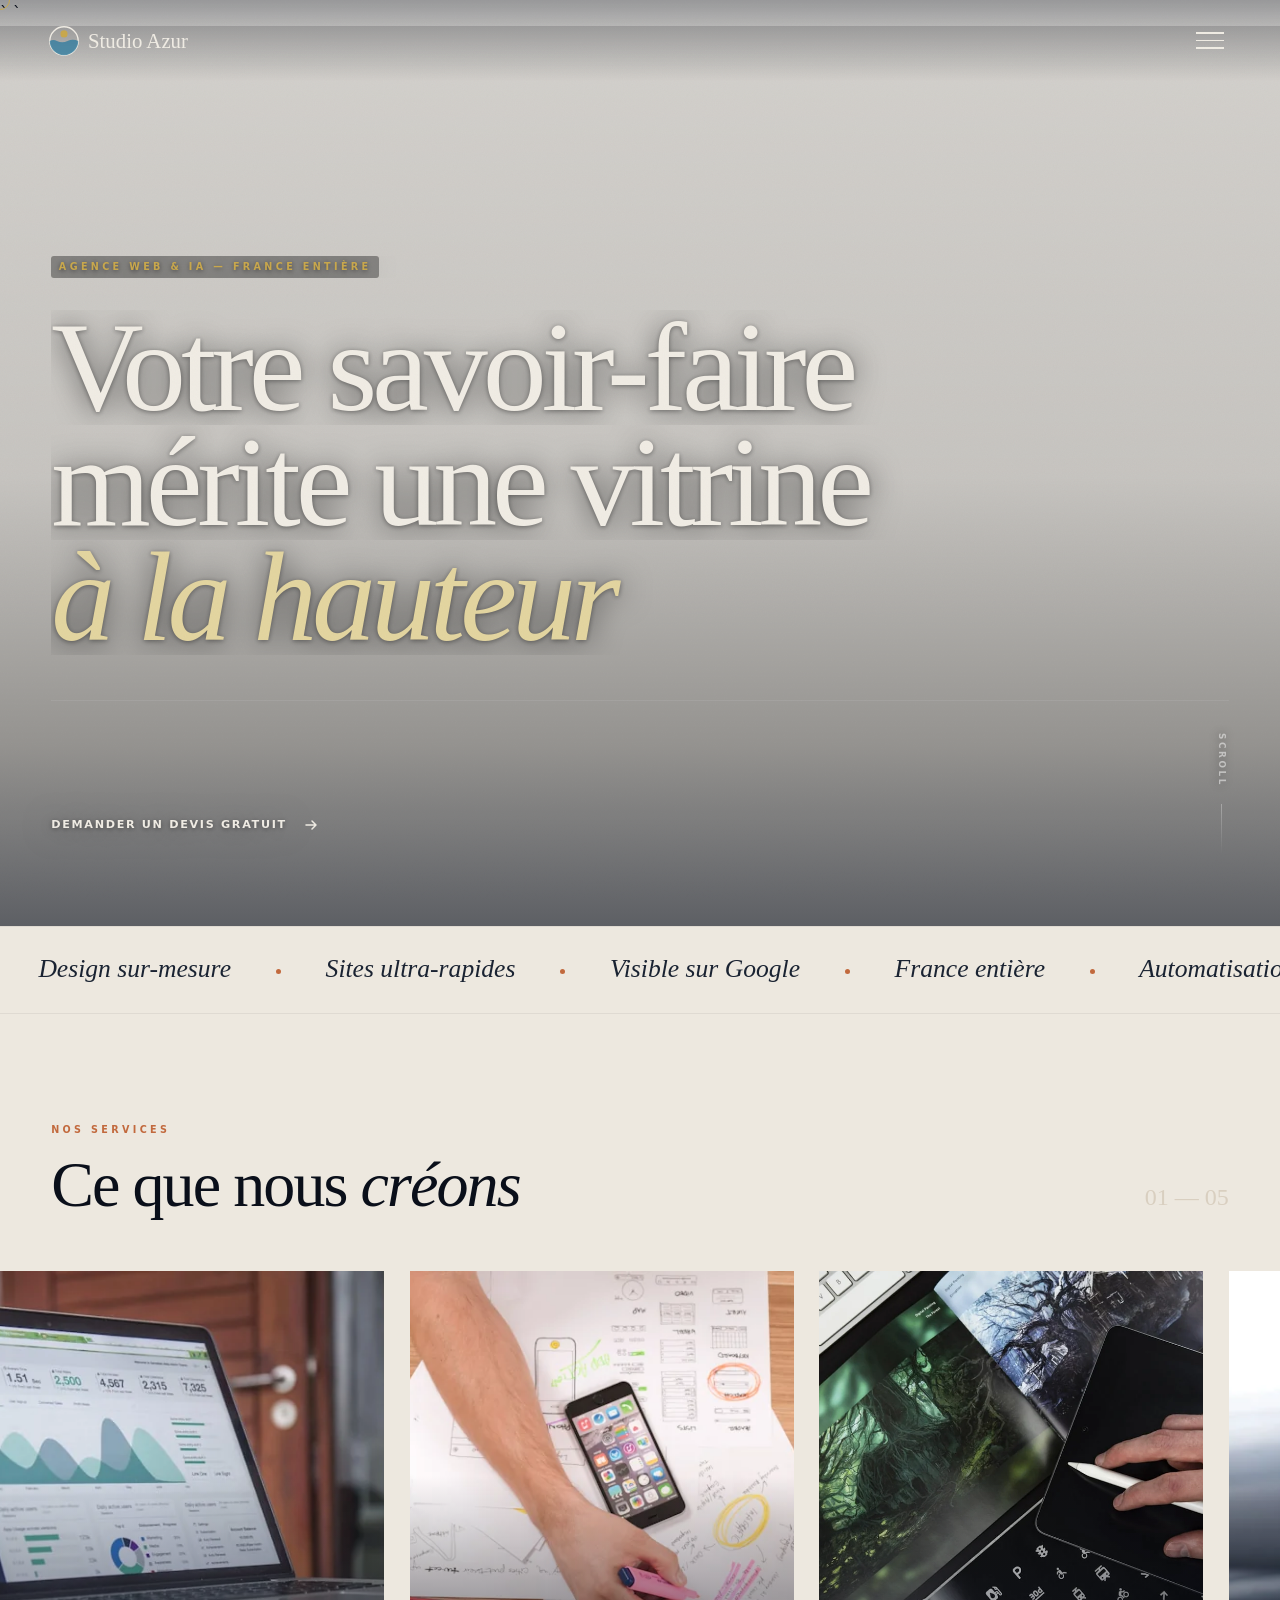
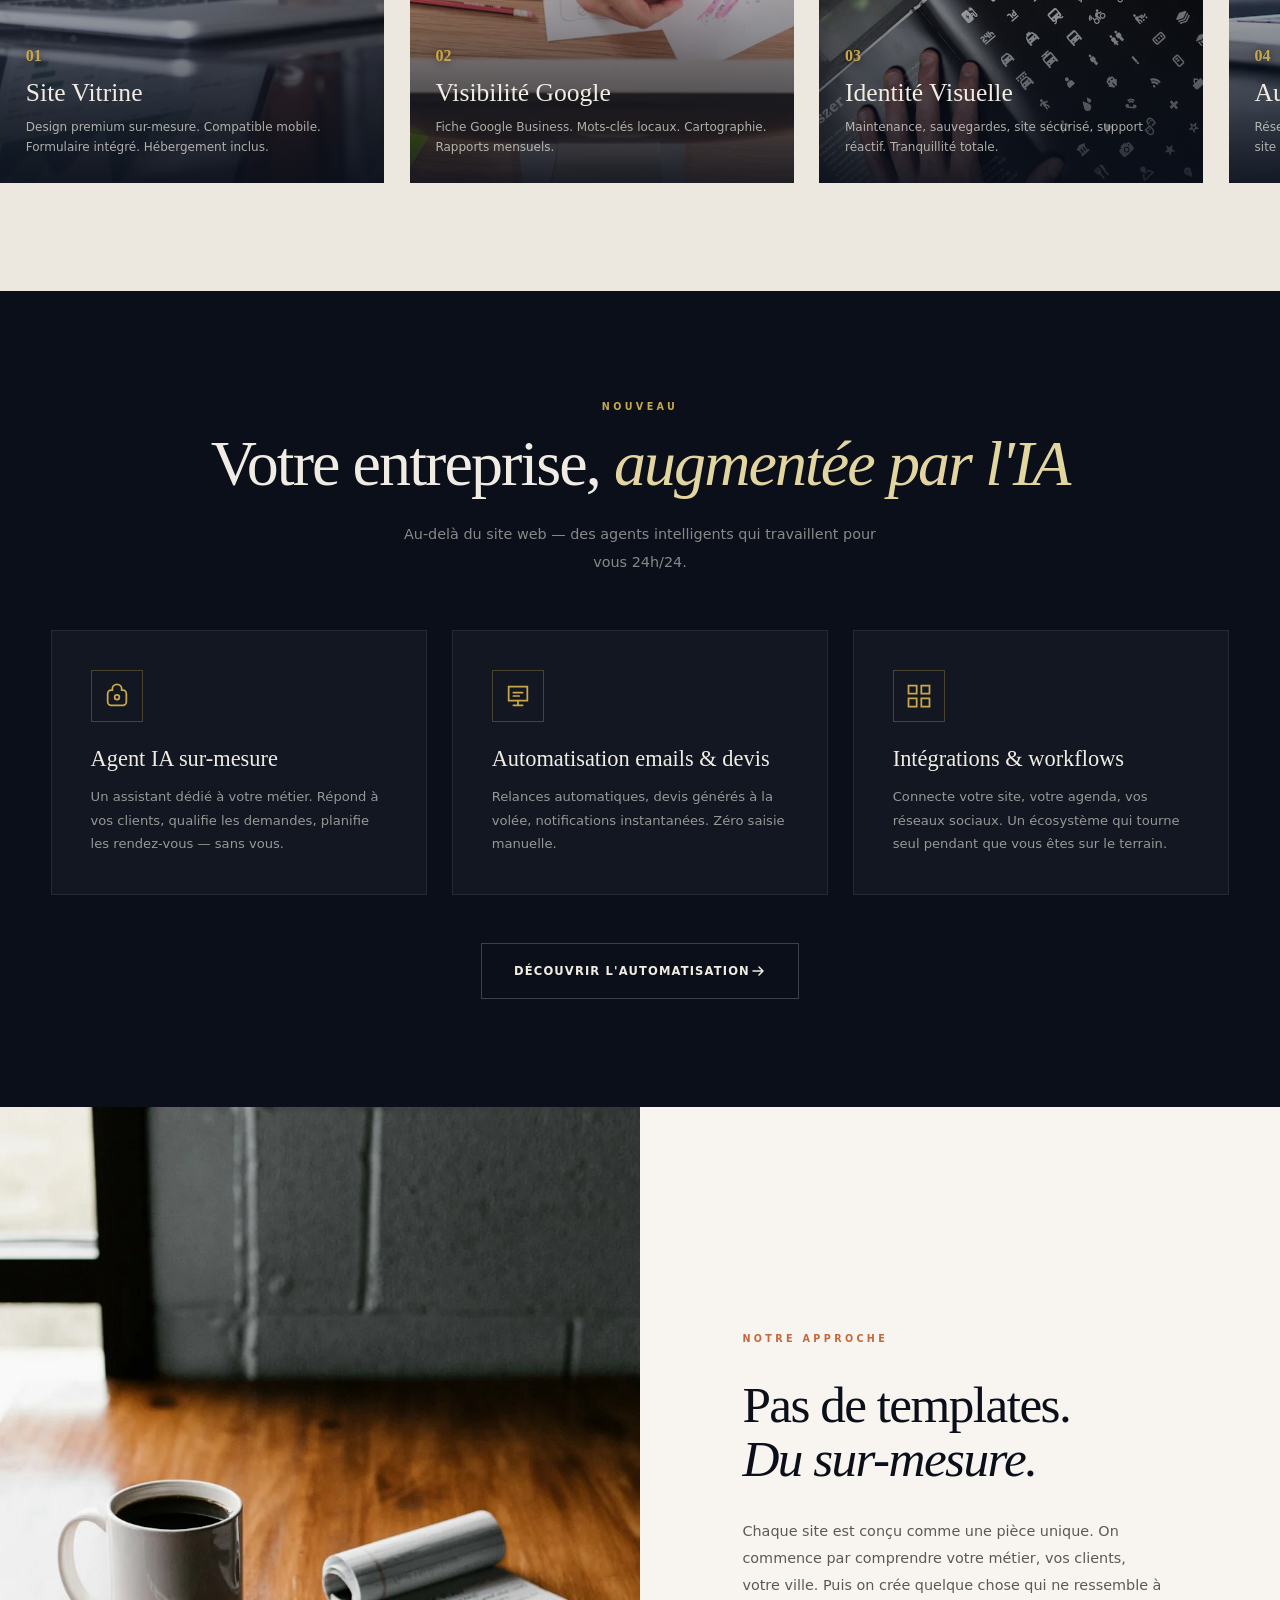
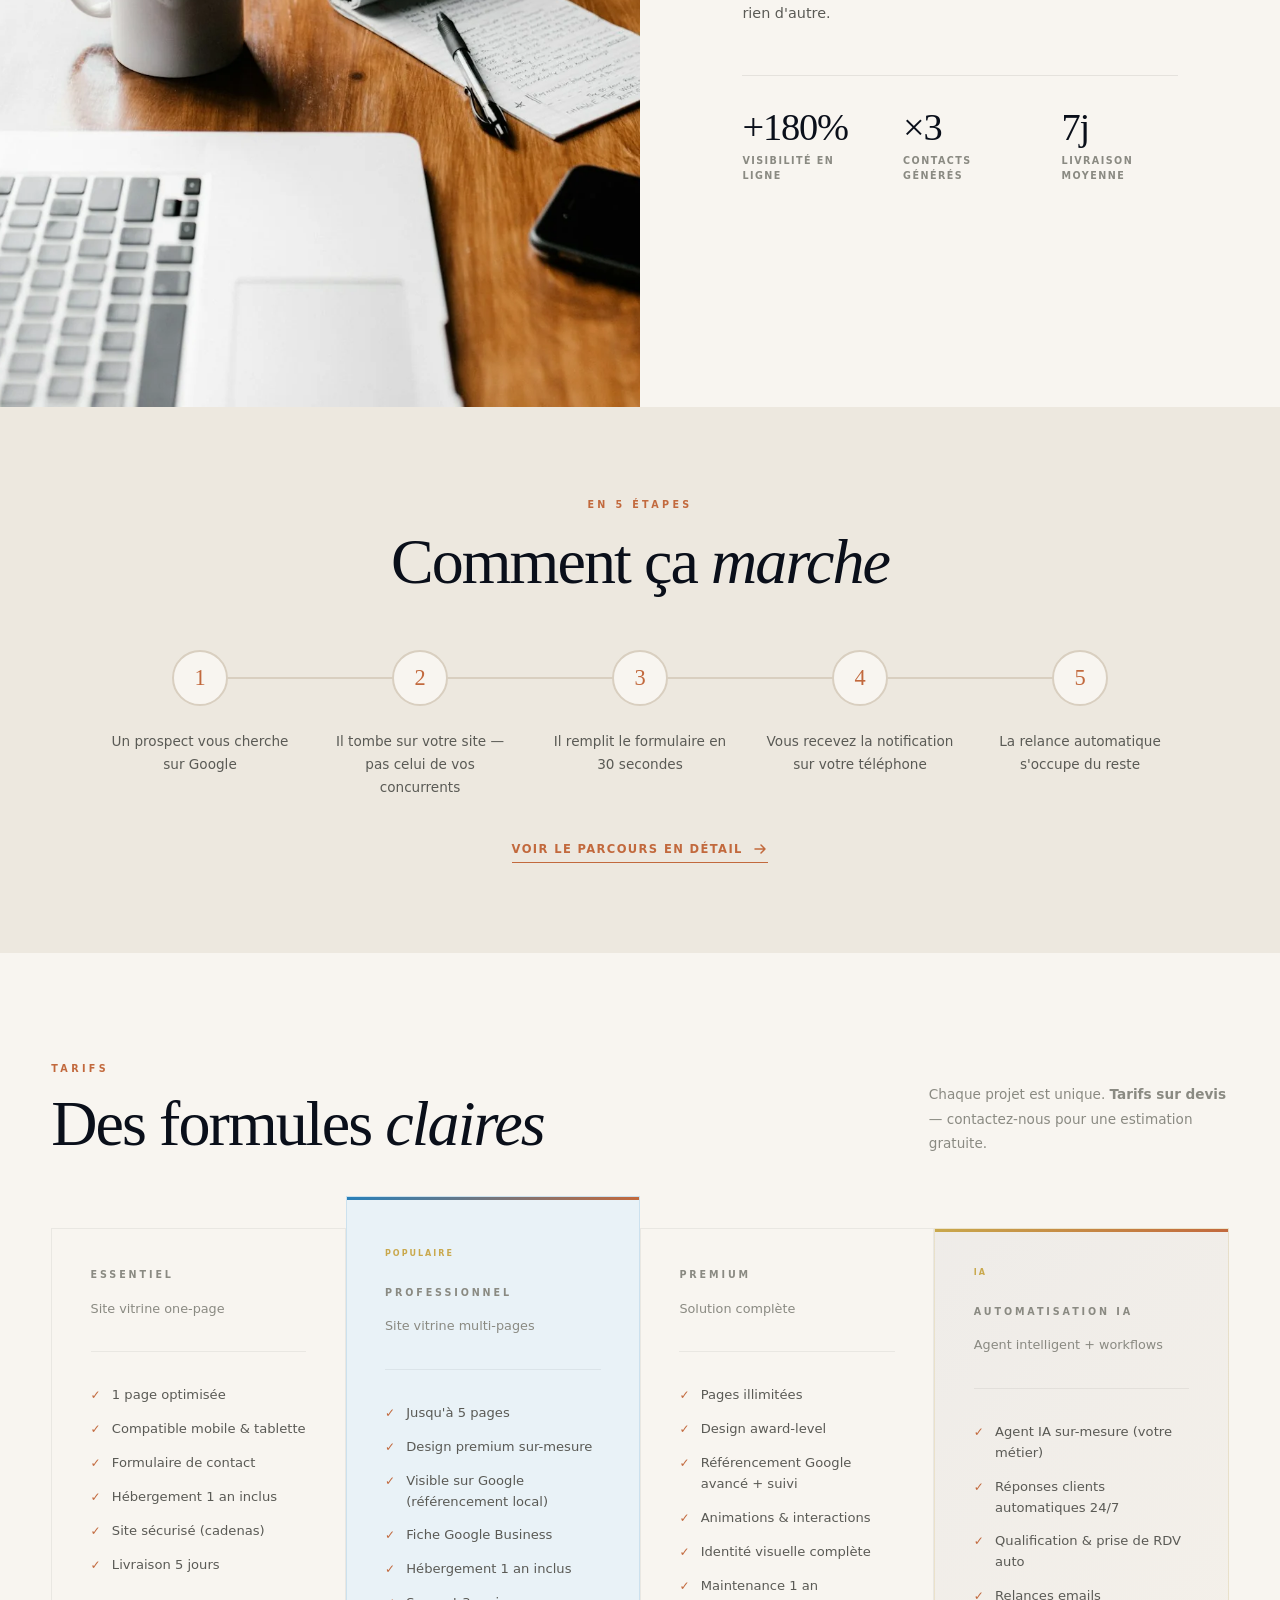
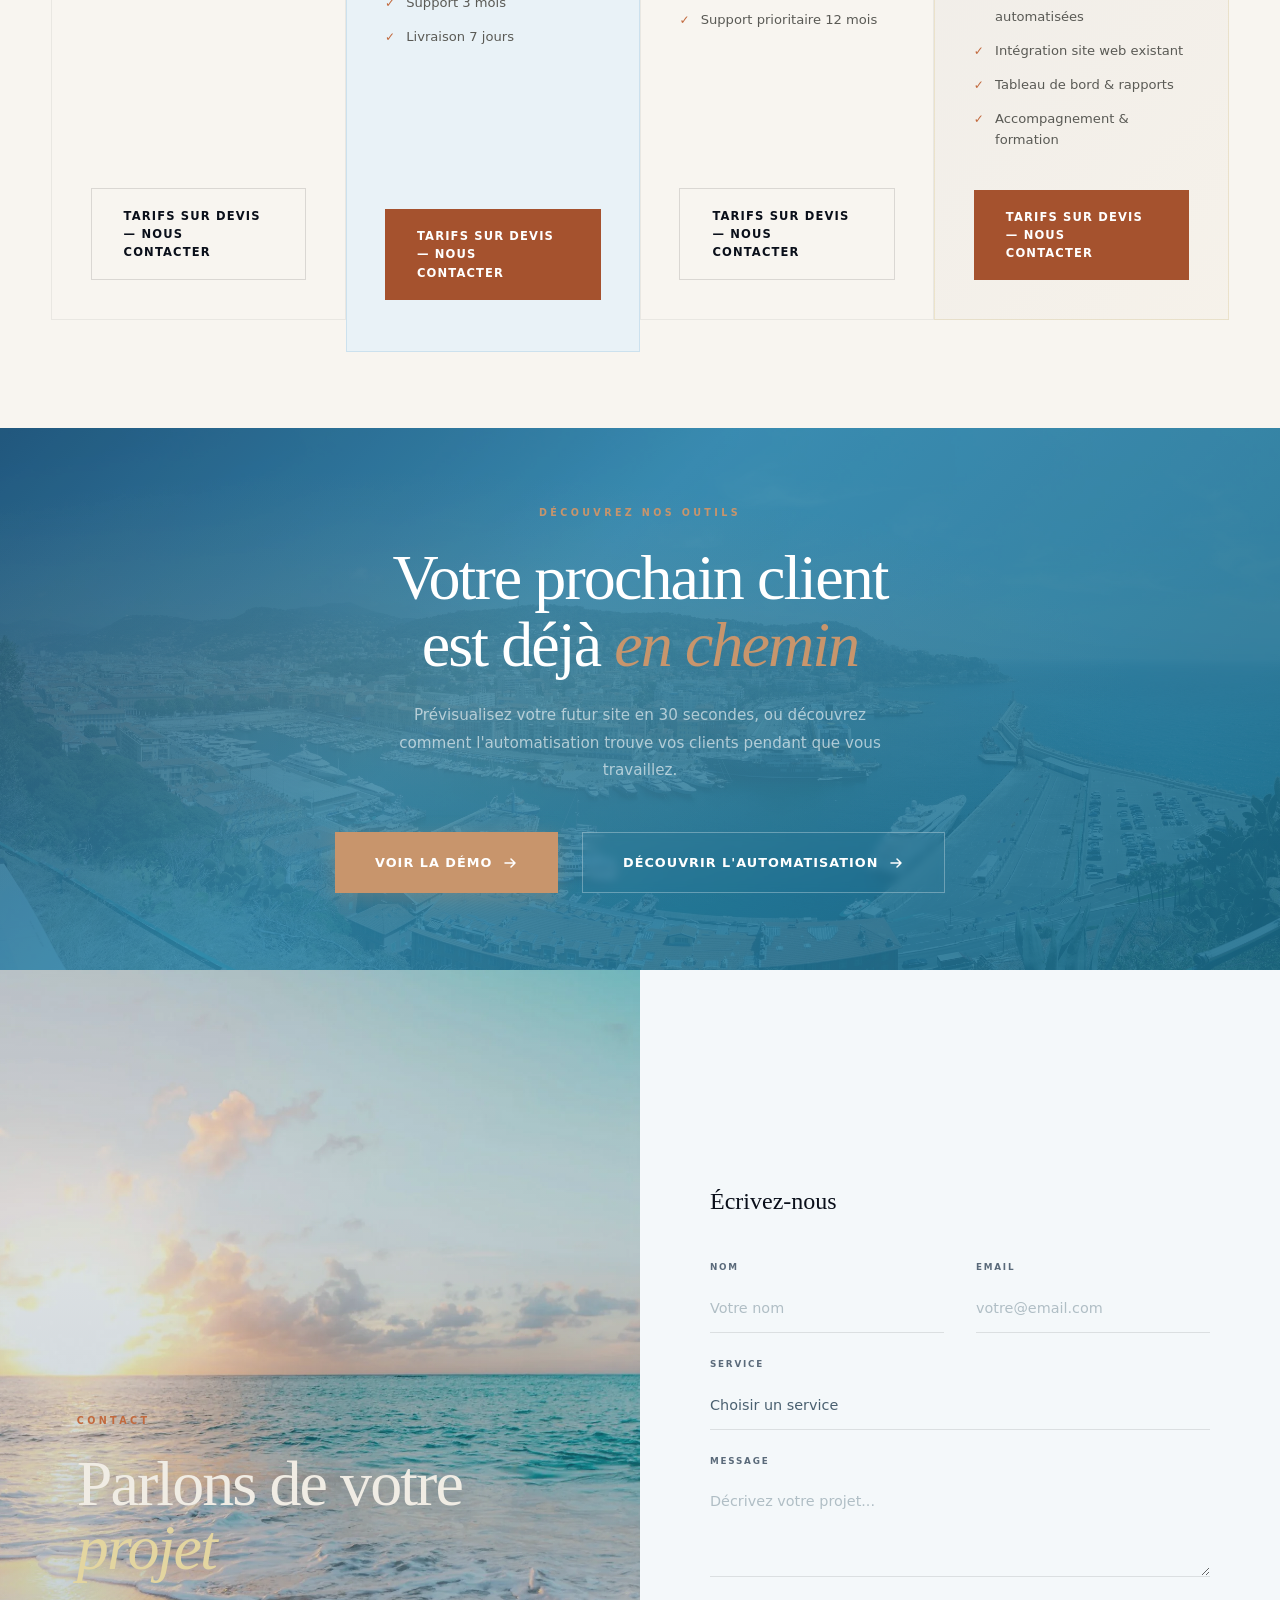
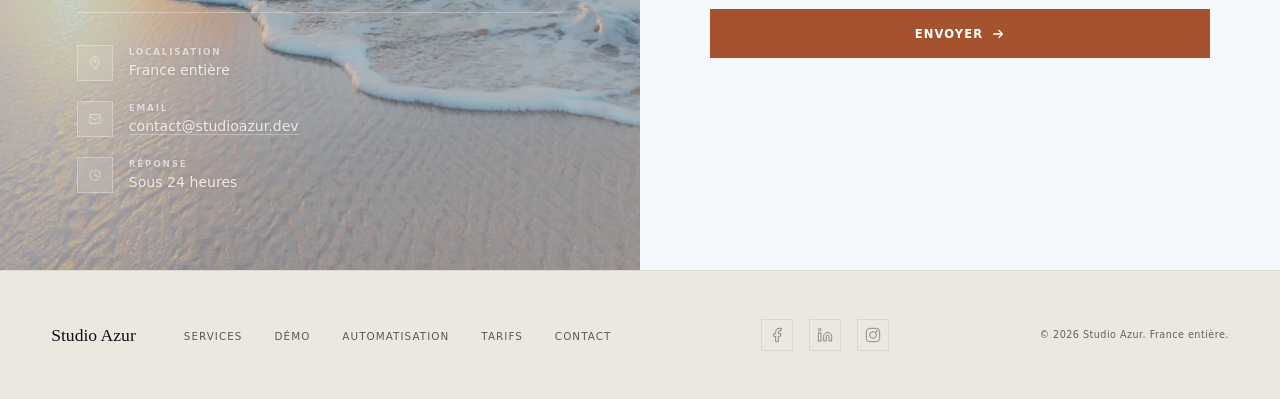
<file: index.html>
<!DOCTYPE html>
<html lang="fr">
<head>
    <meta charset="UTF-8">
    <meta name="viewport" content="width=device-width, initial-scale=1.0">
    <meta http-equiv="X-Content-Type-Options" content="nosniff">
    <meta http-equiv="Referrer-Policy" content="strict-origin-when-cross-origin">
    <meta http-equiv="Permissions-Policy" content="camera=(), microphone=(), geolocation=()">
    <meta http-equiv="Content-Security-Policy" content="default-src 'self'; style-src 'self' 'unsafe-inline' https://fonts.googleapis.com; font-src https://fonts.gstatic.com; script-src 'self' 'unsafe-inline' https://va.vercel-scripts.com; connect-src 'self' https://formsubmit.co https://vitals.vercel-insights.com; form-action 'self' https://formsubmit.co; img-src 'self' data: https://studioazur.dev;">
    <title>Studio Azur — Création site web & IA pour artisans | France entière</title>
    <meta name="description" content="Création site web & automatisation IA pour artisans, commerces et indépendants partout en France. Design premium, SEO local, livraison 7 jours. Studio Azur, agence web & IA.">
    <meta property="og:title" content="Studio Azur — Création site web & IA pour artisans | France entière">
    <meta property="og:description" content="Sites web sur-mesure + automatisation IA pour artisans et commerces. Design premium, SEO local, livraison 7 jours. France entière.">`
    <meta property="og:type" content="website">
    <meta property="og:url" content="https://studioazur.dev">
    <meta property="og:locale" content="fr_FR">
    <meta property="og:site_name" content="Studio Azur">
    <meta property="og:image" content="https://studioazur.dev/img/og-card.png">
    <meta property="og:image:width" content="1200">
    <meta property="og:image:height" content="630">
    <meta property="og:image:type" content="image/png">
    <meta name="twitter:card" content="summary_large_image">
    <meta name="twitter:title" content="Studio Azur — Création site web & IA pour artisans | France entière">
    <meta name="twitter:description" content="Sites web sur-mesure + automatisation IA pour artisans et commerces. Design premium, SEO local, livraison 7 jours. France entière.">`
    <meta name="twitter:image" content="https://studioazur.dev/img/og-card.png">
    <meta name="theme-color" content="#2b4a6f">
    <link rel="manifest" href="/manifest.json">
    <link rel="icon" type="image/svg+xml" href="/favicon.svg">
    <link rel="icon" type="image/x-icon" href="/favicon.ico">
    <link rel="apple-touch-icon" href="/apple-touch-icon.png">
    <link rel="canonical" href="https://studioazur.dev">
    <link rel="alternate" hreflang="fr" href="https://studioazur.dev">
    <link rel="alternate" hreflang="x-default" href="https://studioazur.dev">
    <link rel="preconnect" href="https://fonts.googleapis.com">
    <link rel="preconnect" href="https://fonts.gstatic.com" crossorigin>
    <link rel="preload" as="image" href="img/hero-nice.webp" type="image/webp">
    <link href="https://fonts.googleapis.com/css2?family=Cormorant+Garamond:ital,wght@0,300;0,400;0,600;1,400&family=Inter:wght@300;400;500;600;700&display=swap" rel="stylesheet" media="print" onload="this.media='all'">
    <noscript><link href="https://fonts.googleapis.com/css2?family=Cormorant+Garamond:ital,wght@0,300;0,400;0,600;1,400&family=Inter:wght@300;400;500;600;700&display=swap" rel="stylesheet"></noscript>
    <link rel="stylesheet" href="/styles/index.css">
    <script type="application/ld+json">
    [{
        "@context": "https://schema.org",
        "@type": "WebSite",
        "name": "Studio Azur",
        "url": "https://studioazur.dev",
        "description": "Agence web & IA spécialisée dans la création de sites internet et l'automatisation pour artisans et commerces partout en France."
    },{
        "@context": "https://schema.org",
        "@type": "LocalBusiness",
        "name": "Studio Azur",
        "url": "https://studioazur.dev",
        "email": "contact@studioazur.dev",
        "description": "Création de sites web premium et automatisation IA pour artisans et commerces partout en France. Design sur-mesure, SEO local, résultats concrets.",
        "areaServed": {
            "@type": "Country",
            "name": "France"
        },
        "address": {
            "@type": "PostalAddress",
            "addressRegion": "Provence-Alpes-Côte d'Azur",
            "addressCountry": "FR"
        },
        "priceRange": "Sur devis",
        "serviceType": ["Création de site web", "SEO local", "Design web", "Automatisation business", "Intelligence artificielle", "Agents IA"],
        "knowsAbout": ["création site web artisan", "agence web France", "site internet artisan", "automatisation IA PME", "agent IA artisan"]
    },{
        "@context": "https://schema.org",
        "@type": "Service",
        "name": "Création de site web pour artisans",
        "provider": {
            "@type": "LocalBusiness",
            "name": "Studio Azur",
            "url": "https://studioazur.dev"
        },
        "serviceType": "Création de site web",
        "description": "Sites internet sur-mesure et automatisation IA pour artisans, commerces et indépendants — design premium, SEO local, livraison en 7 jours. France entière.",
        "areaServed": {
            "@type": "Country",
            "name": "France"
        },
        "offers": {
            "@type": "AggregateOffer",
            "priceCurrency": "EUR",
            "offerCount": "3",
            "lowPrice": "490",
            "highPrice": "990",
            "priceSpecification": {
                "@type": "PriceSpecification",
                "priceCurrency": "EUR",
                "description": "Sur devis selon les besoins"
            }
        }
    }]
    </script>
</head>
<body>

    <!-- SKIP TO CONTENT -->
    <a href="#services" class="skip-link" style="position:absolute;left:-9999px;top:auto;width:1px;height:1px;overflow:hidden;z-index:10001;background:var(--terre);color:#fff;padding:1rem 2rem;font-size:0.9rem;">Aller au contenu principal</a>

    <!-- LOADER -->
    <div class="loader" id="loader">
        <div class="loader-text">
            <span>Studio</span> <span>Azur</span>
        </div>
    </div>

    <!-- CURSOR -->
    <div class="cursor" id="cursor"></div>

    <!-- NAV -->
    <nav class="nav">
        <a href="#" class="nav-logo">
            <svg viewBox="0 0 36 36" fill="none" xmlns="http://www.w3.org/2000/svg">
                <circle cx="18" cy="18" r="16" stroke="currentColor" stroke-width="1.5" fill="none"/>
                <path d="M2 18 A16 16 0 0 0 34 18 Q28 15 22 18 Q16 21 10 18 Q6 16 2 18 Z" fill="#2b7a9e" opacity="0.7"/>
                <path d="M2 18 A16 16 0 0 0 18 34 A16 16 0 0 0 34 18 Q28 15 22 18 Q16 21 10 18 Q6 16 2 18 Z" fill="#2b7a9e" opacity="0.15"/>
                <circle cx="18" cy="10" r="4" fill="#c9a84c"/>
            </svg>
            Studio Azur
        </a>
        <button class="menu-btn" id="menuBtn" aria-label="Ouvrir le menu de navigation" aria-expanded="false">
            <span></span><span></span><span></span>
        </button>
    </nav>

    <!-- FULL-SCREEN MENU -->
    <div class="menu-overlay" id="menuOverlay" role="navigation" aria-label="Menu principal">
        <ul class="menu-list">
            <li><a href="#services" class="menu-link">Services</a></li>
            <li><a href="#ia" class="menu-link">IA &amp; Automatisation</a></li>
            <li><a href="#approche" class="menu-link">Notre approche</a></li>
            <li><a href="preview.html" class="menu-link">Démo</a></li>
            <li><a href="automation.html" class="menu-link">Automatisation</a></li>
            <li><a href="#tarifs" class="menu-link">Tarifs</a></li>
            <li><a href="#contact" class="menu-link">Contact</a></li>
        </ul>
        <div class="menu-info">
            <p><a href="mailto:contact@studioazur.dev">contact@studioazur.dev</a></p>
            <p>France entière</p>
        </div>
    </div>

    <!-- HERO -->
    <section class="hero" aria-label="Accueil — Studio Azur, création site web & IA pour artisans">
        <div class="hero-bg" role="img" aria-label="Littoral méditerranéen, Côte d'Azur">
            <div class="hero-slide"></div>
            <div class="hero-slide"></div>
            <div class="hero-slide"></div>
            <div class="hero-slide"></div>
            <div class="hero-slide"></div>
            <div class="hero-overlay"></div>
        </div>
        <div class="hero-content">
            <div class="hero-tag"><span>Agence web &amp; IA — France entière</span></div>
            <h1>
                <span class="line"><span class="line-inner">Votre savoir-faire</span></span>
                <span class="line"><span class="line-inner">mérite une vitrine</span></span>
                <span class="line"><span class="line-inner"><em>à la hauteur</em></span></span>
            </h1>
            <div class="hero-bottom">
                <a href="#contact" class="hero-cta">
                    Demander un devis gratuit
                    <svg width="16" height="16" viewBox="0 0 16 16" fill="none"><path d="M3 8h10M9 4l4 4-4 4" stroke="currentColor" stroke-width="1.5" stroke-linecap="round" stroke-linejoin="round"/></svg>
                </a>
                <div class="hero-scroll">
                    Scroll
                </div>
            </div>
        </div>
    </section>

    <!-- MARQUEE -->
    <div class="marquee" aria-hidden="true">
        <div class="marquee-track">
            <span class="marquee-item">Design sur-mesure <span class="dot"></span> Sites ultra-rapides <span class="dot"></span> Visible sur Google <span class="dot"></span> France entière <span class="dot"></span> Automatisation IA <span class="dot"></span> Accompagnement humain <span class="dot"></span></span>
            <span class="marquee-item">Design sur-mesure <span class="dot"></span> Sites ultra-rapides <span class="dot"></span> Visible sur Google <span class="dot"></span> France entière <span class="dot"></span> Automatisation IA <span class="dot"></span> Accompagnement humain <span class="dot"></span></span>
        </div>
    </div>

    <!-- SERVICES REEL -->
    <section class="reel" id="services" aria-label="Nos services de création web">
        <div class="reel-header rv">
            <div>
                <p class="reel-tag">Nos services</p>
                <h2 class="reel-title">Ce que nous <em>créons</em></h2>
            </div>
            <span class="reel-count">01 — 05</span>
        </div>
        <div class="reel-track" id="reelTrack">
            <div class="reel-card rv">
                <div class="reel-card-img" role="img" aria-label="Création de site vitrine pour artisan" style="background-image:url('img/service-vitrine.webp')"></div>
                <div class="reel-card-overlay"></div>
                <div class="reel-card-content">
                    <div class="reel-card-num">01</div>
                    <h3>Site Vitrine</h3>
                    <p>Design premium sur-mesure. Compatible mobile. Formulaire intégré. Hébergement inclus.</p>
                </div>
            </div>
            <div class="reel-card rv rv-d1">
                <div class="reel-card-img" role="img" aria-label="Référencement Google et visibilité locale" style="background-image:url('img/service-seo.webp')"></div>
                <div class="reel-card-overlay"></div>
                <div class="reel-card-content">
                    <div class="reel-card-num">02</div>
                    <h3>Visibilité Google</h3>
                    <p>Fiche Google Business. Mots-clés locaux. Cartographie. Rapports mensuels.</p>
                </div>
            </div>
            <div class="reel-card rv rv-d2">
                <div class="reel-card-img" role="img" aria-label="Création d'identité visuelle" style="background-image:url('img/service-identite.webp')"></div>
                <div class="reel-card-overlay"></div>
                <div class="reel-card-content">
                    <div class="reel-card-num">03</div>
                    <h3>Identité Visuelle</h3>
                    <p>Maintenance, sauvegardes, site sécurisé, support réactif. Tranquillité totale.</p>
                </div>
            </div>
            <a href="automation.html" class="reel-card rv rv-d3" style="text-decoration:none;color:inherit">
                <div class="reel-card-img" role="img" aria-label="Automatisation business pour artisans" style="background-image:url('img/service-auto.webp')"></div>
                <div class="reel-card-overlay"></div>
                <div class="reel-card-content">
                    <div class="reel-card-num">04</div>
                    <h3>Automatisation</h3>
                    <p>Réseaux sociaux, emails, formulaires intelligents. Votre site travaille pour vous.</p>
                </div>
            </a>
            <a href="preview.html" class="reel-card rv" style="text-decoration:none;color:inherit">
                <div class="reel-card-img" role="img" aria-label="Solutions IA et assistant virtuel" style="background-image:url('img/service-ia.webp')"></div>
                <div class="reel-card-overlay"></div>
                <div class="reel-card-content">
                    <div class="reel-card-num">05</div>
                    <h3>Solutions IA</h3>
                    <p>Assistant dédié. Réponses automatiques. Prospection 24/7.</p>
                </div>
            </a>
        </div>
    </section>

    <!-- IA SECTION -->
    <section class="ia-section" id="ia" aria-label="Services IA et automatisation">
        <div class="ia-inner">
            <div class="ia-header rv">
                <p class="ia-tag">Nouveau</p>
                <h2 class="ia-title">Votre entreprise, <em>augmentée par l'IA</em></h2>
                <p class="ia-sub">Au-delà du site web — des agents intelligents qui travaillent pour vous 24h/24.</p>
            </div>
            <div class="ia-grid">
                <div class="ia-card rv">
                    <div class="ia-card-icon">
                        <svg width="28" height="28" viewBox="0 0 24 24" fill="none"><path d="M12 2a4 4 0 0 1 4 4v1h1a3 3 0 0 1 3 3v7a3 3 0 0 1-3 3H7a3 3 0 0 1-3-3v-7a3 3 0 0 1 3-3h1V6a4 4 0 0 1 4-4Z" stroke="currentColor" stroke-width="1.5"/><circle cx="12" cy="13" r="2" stroke="currentColor" stroke-width="1.5"/></svg>
                    </div>
                    <h3>Agent IA sur-mesure</h3>
                    <p>Un assistant dédié à votre métier. Répond à vos clients, qualifie les demandes, planifie les rendez-vous — sans vous.</p>
                </div>
                <div class="ia-card rv rv-d1">
                    <div class="ia-card-icon">
                        <svg width="28" height="28" viewBox="0 0 24 24" fill="none"><path d="M4 4h16v12H4z" stroke="currentColor" stroke-width="1.5" rx="2"/><path d="M8 20h8M12 16v4" stroke="currentColor" stroke-width="1.5" stroke-linecap="round"/><path d="M8 9h8M8 12h5" stroke="currentColor" stroke-width="1.5" stroke-linecap="round"/></svg>
                    </div>
                    <h3>Automatisation emails &amp; devis</h3>
                    <p>Relances automatiques, devis générés à la volée, notifications instantanées. Zéro saisie manuelle.</p>
                </div>
                <div class="ia-card rv rv-d2">
                    <div class="ia-card-icon">
                        <svg width="28" height="28" viewBox="0 0 24 24" fill="none"><path d="M3 3h7v7H3zM14 3h7v7h-7zM3 14h7v7H3zM14 14h7v7h-7z" stroke="currentColor" stroke-width="1.5"/></svg>
                    </div>
                    <h3>Intégrations &amp; workflows</h3>
                    <p>Connecte votre site, votre agenda, vos réseaux sociaux. Un écosystème qui tourne seul pendant que vous êtes sur le terrain.</p>
                </div>
            </div>
            <div class="ia-cta rv rv-d2">
                <a href="automation.html" class="btn-ghost">Découvrir l'automatisation
                    <svg width="16" height="16" viewBox="0 0 16 16" fill="none"><path d="M3 8h10M9 4l4 4-4 4" stroke="currentColor" stroke-width="1.5" stroke-linecap="round" stroke-linejoin="round"/></svg>
                </a>
            </div>
        </div>
    </section>

    <!-- SHOWCASE — Split -->
    <section class="showcase" id="approche" aria-label="Notre approche sur-mesure">
        <div class="showcase-visual rv">
            <div class="showcase-img" role="img" aria-label="Espace de travail créatif pour la conception web" style="background-image:url('img/showcase-approche.webp')"></div>
        </div>
        <div class="showcase-text">
            <div class="rv">
                <p class="showcase-tag">Notre approche</p>
                <h2 class="showcase-title">Pas de templates.<br><em>Du sur-mesure.</em></h2>
                <p class="showcase-body">Chaque site est conçu comme une pièce unique. On commence par comprendre votre métier, vos clients, votre ville. Puis on crée quelque chose qui ne ressemble à rien d'autre.</p>
            </div>
            <div class="showcase-stats rv rv-d1">
                <div>
                    <div class="showcase-stat-num">+180%</div>
                    <div class="showcase-stat-label">Visibilité en ligne</div>
                </div>
                <div>
                    <div class="showcase-stat-num">&times;3</div>
                    <div class="showcase-stat-label">Contacts générés</div>
                </div>
                <div>
                    <div class="showcase-stat-num">7j</div>
                    <div class="showcase-stat-label">Livraison moyenne</div>
                </div>
            </div>
        </div>
    </section>



    <!-- HOW IT WORKS -->
    <section class="howitworks" id="comment-ca-marche" aria-label="Comment ça marche en 5 étapes">
        <div class="howitworks-inner">
            <div class="howitworks-header rv">
                <p class="howitworks-tag">En 5 étapes</p>
                <h2 class="howitworks-title">Comment ça <em>marche</em></h2>
            </div>
            <div class="howitworks-steps">
                <div class="hiw-step rv">
                    <div class="hiw-num">1</div>
                    <div class="hiw-connector" aria-hidden="true"></div>
                    <p class="hiw-label">Un prospect vous cherche sur Google</p>
                </div>
                <div class="hiw-step rv rv-d1">
                    <div class="hiw-num">2</div>
                    <div class="hiw-connector" aria-hidden="true"></div>
                    <p class="hiw-label">Il tombe sur votre site — pas celui de vos concurrents</p>
                </div>
                <div class="hiw-step rv rv-d2">
                    <div class="hiw-num">3</div>
                    <div class="hiw-connector" aria-hidden="true"></div>
                    <p class="hiw-label">Il remplit le formulaire en 30 secondes</p>
                </div>
                <div class="hiw-step rv rv-d2">
                    <div class="hiw-num">4</div>
                    <div class="hiw-connector" aria-hidden="true"></div>
                    <p class="hiw-label">Vous recevez la notification sur votre téléphone</p>
                </div>
                <div class="hiw-step rv rv-d3">
                    <div class="hiw-num">5</div>
                    <div class="hiw-connector hiw-connector--last" aria-hidden="true"></div>
                    <p class="hiw-label">La relance automatique s'occupe du reste</p>
                </div>
            </div>
            <div class="howitworks-cta rv rv-d3">
                <a href="/automation.html#journey" class="hiw-link">Voir le parcours en détail <svg width="16" height="16" viewBox="0 0 16 16" fill="none" aria-hidden="true"><path d="M3 8h10M9 4l4 4-4 4" stroke="currentColor" stroke-width="1.5" stroke-linecap="round" stroke-linejoin="round"/></svg></a>
            </div>
        </div>
    </section>

    <!-- PRICING -->
    <section class="pricing" id="tarifs" aria-label="Tarifs création site web">
        <div class="pricing-header rv">
            <div>
                <p class="pricing-tag">Tarifs</p>
                <h2 class="pricing-title">Des formules <em>claires</em></h2>
            </div>
            <p class="pricing-sub">Chaque projet est unique. <strong>Tarifs sur devis</strong> — contactez-nous pour une estimation gratuite.</p>
        </div>
        <div class="pricing-grid">
            <div class="price-card rv">
                <div class="price-name">Essentiel</div>
                <div class="price-note">Site vitrine one-page</div>
                <ul class="price-features">
                    <li><span class="price-check">&#10003;</span> 1 page optimisée</li>
                    <li><span class="price-check">&#10003;</span> Compatible mobile &amp; tablette</li>
                    <li><span class="price-check">&#10003;</span> Formulaire de contact</li>
                    <li><span class="price-check">&#10003;</span> Hébergement 1 an inclus</li>
                    <li><span class="price-check">&#10003;</span> Site sécurisé (cadenas)</li>
                    <li><span class="price-check">&#10003;</span> Livraison 5 jours</li>
                </ul>
                <a href="#contact" class="btn-ghost" data-plan="essentiel">Tarifs sur devis — Nous contacter</a>
            </div>
            <div class="price-card feat rv rv-d1">
                <div class="price-badge">Populaire</div>
                <div class="price-name">Professionnel</div>
                <div class="price-note">Site vitrine multi-pages</div>
                <ul class="price-features">
                    <li><span class="price-check">&#10003;</span> Jusqu'à 5 pages</li>
                    <li><span class="price-check">&#10003;</span> Design premium sur-mesure</li>
                    <li><span class="price-check">&#10003;</span> Visible sur Google (référencement local)</li>
                    <li><span class="price-check">&#10003;</span> Fiche Google Business</li>
                    <li><span class="price-check">&#10003;</span> Hébergement 1 an inclus</li>
                    <li><span class="price-check">&#10003;</span> Support 3 mois</li>
                    <li><span class="price-check">&#10003;</span> Livraison 7 jours</li>
                </ul>
                <a href="#contact" class="btn-solid" data-plan="professionnel">Tarifs sur devis — Nous contacter</a>
            </div>
            <div class="price-card rv rv-d2">
                <div class="price-name">Premium</div>
                <div class="price-note">Solution complète</div>
                <ul class="price-features">
                    <li><span class="price-check">&#10003;</span> Pages illimitées</li>
                    <li><span class="price-check">&#10003;</span> Design award-level</li>
                    <li><span class="price-check">&#10003;</span> Référencement Google avancé + suivi</li>
                    <li><span class="price-check">&#10003;</span> Animations &amp; interactions</li>
                    <li><span class="price-check">&#10003;</span> Identité visuelle complète</li>
                    <li><span class="price-check">&#10003;</span> Maintenance 1 an</li>
                    <li><span class="price-check">&#10003;</span> Support prioritaire 12 mois</li>
                </ul>
                <a href="#contact" class="btn-ghost" data-plan="premium">Tarifs sur devis — Nous contacter</a>
            </div>
            <div class="price-card price-card--ia rv rv-d3">
                <div class="price-badge price-badge--ia">IA</div>
                <div class="price-name">Automatisation IA</div>
                <div class="price-note">Agent intelligent + workflows</div>
                <ul class="price-features">
                    <li><span class="price-check">&#10003;</span> Agent IA sur-mesure (votre métier)</li>
                    <li><span class="price-check">&#10003;</span> Réponses clients automatiques 24/7</li>
                    <li><span class="price-check">&#10003;</span> Qualification &amp; prise de RDV auto</li>
                    <li><span class="price-check">&#10003;</span> Relances emails automatisées</li>
                    <li><span class="price-check">&#10003;</span> Intégration site web existant</li>
                    <li><span class="price-check">&#10003;</span> Tableau de bord &amp; rapports</li>
                    <li><span class="price-check">&#10003;</span> Accompagnement &amp; formation</li>
                </ul>
                <a href="#contact" class="btn-solid" data-plan="ia">Tarifs sur devis — Nous contacter</a>
            </div>
        </div>
    </section>

    <!-- DISCOVER CTA -->
    <section class="rv" style="position:relative;min-height:60vh;display:flex;align-items:center;justify-content:center;overflow:hidden;background:linear-gradient(135deg,#1a5276 0%,#2e86ab 40%,#1a6b8a 100%)">
        <div style="position:absolute;inset:0;background:url('img/hero-nice.webp') center/cover no-repeat;opacity:0.12"></div>
        <div style="position:absolute;inset:0;background:radial-gradient(ellipse at 30% 50%,rgba(200,149,108,0.15) 0%,transparent 60%)"></div>
        <div style="position:relative;z-index:2;text-align:center;padding:clamp(3rem,6vw,5rem) clamp(1.5rem,4vw,4rem);max-width:900px">
            <p style="font-family:var(--sans);font-size:0.6rem;font-weight:700;letter-spacing:0.35em;text-transform:uppercase;color:#c8956c;margin-bottom:1.5rem">Découvrez nos outils</p>
            <h2 style="font-family:var(--serif);font-size:clamp(2.5rem,5vw,4.5rem);font-weight:300;line-height:1.05;letter-spacing:-0.03em;color:#fff;margin-bottom:1.5rem">Votre prochain client<br>est déjà <em style="font-style:italic;font-weight:400;color:#c8956c">en chemin</em></h2>
            <p style="font-size:0.95rem;color:rgba(255,255,255,0.6);line-height:1.8;max-width:520px;margin:0 auto 3rem">Prévisualisez votre futur site en 30 secondes, ou découvrez comment l'automatisation trouve vos clients pendant que vous travaillez.</p>
            <div style="display:flex;gap:1.5rem;justify-content:center;flex-wrap:wrap">
                <a href="preview.html" style="display:inline-flex;align-items:center;gap:0.6rem;font-family:var(--sans);font-size:0.8rem;font-weight:600;letter-spacing:0.08em;text-transform:uppercase;text-decoration:none;padding:1.2rem 2.5rem;background:#c8956c;color:#fff;transition:all 0.4s;box-shadow:0 4px 20px rgba(200,149,108,0.3)">Voir la démo <svg width="16" height="16" viewBox="0 0 16 16" fill="none"><path d="M3 8h10M9 4l4 4-4 4" stroke="currentColor" stroke-width="1.5" stroke-linecap="round" stroke-linejoin="round"/></svg></a>
                <a href="automation.html" style="display:inline-flex;align-items:center;gap:0.6rem;font-family:var(--sans);font-size:0.8rem;font-weight:600;letter-spacing:0.08em;text-transform:uppercase;text-decoration:none;padding:1.2rem 2.5rem;border:1.5px solid rgba(255,255,255,0.3);color:#fff;transition:all 0.4s;backdrop-filter:blur(4px)">Découvrir l'automatisation <svg width="16" height="16" viewBox="0 0 16 16" fill="none"><path d="M3 8h10M9 4l4 4-4 4" stroke="currentColor" stroke-width="1.5" stroke-linecap="round" stroke-linejoin="round"/></svg></a>
            </div>
        </div>
    </section>

    <!-- CONTACT -->
    <section class="contact" id="contact" aria-label="Formulaire de contact">
        <div class="contact-left">
            <div class="contact-left-img" role="img" aria-label="Plage de la Côte d'Azur"></div>
            <div class="contact-left-content rv">
                <p class="contact-tag">Contact</p>
                <h2 class="contact-title">Parlons de votre <em>projet</em></h2>
                <div class="contact-info">
                    <div class="contact-info-item">
                        <div class="contact-info-icon">
                            <svg width="14" height="14" viewBox="0 0 16 16" fill="none"><path d="M8 1C5.2 1 3 3.7 3 5.5 3 9.5 8 15 8 15s5-5.5 5-9.5C13 3.7 10.8 1 8 1Z" stroke="rgba(255,255,255,0.4)" stroke-width="1.2"/><circle cx="8" cy="5.5" r="1.5" stroke="rgba(255,255,255,0.4)" stroke-width="1.2"/></svg>
                        </div>
                        <div>
                            <div class="contact-info-label">Localisation</div>
                            <div class="contact-info-value">France entière</div>
                        </div>
                    </div>
                    <div class="contact-info-item">
                        <div class="contact-info-icon">
                            <svg width="14" height="14" viewBox="0 0 16 16" fill="none"><rect x="2" y="3" width="12" height="10" rx="1" stroke="rgba(255,255,255,0.4)" stroke-width="1.2"/><path d="M2 5l6 4 6-4" stroke="rgba(255,255,255,0.4)" stroke-width="1.2"/></svg>
                        </div>
                        <div>
                            <div class="contact-info-label">Email</div>
                            <div class="contact-info-value"><a href="mailto:contact@studioazur.dev">contact@studioazur.dev</a></div>
                        </div>
                    </div>
                    <div class="contact-info-item">
                        <div class="contact-info-icon">
                            <svg width="14" height="14" viewBox="0 0 16 16" fill="none"><circle cx="8" cy="8" r="6" stroke="rgba(255,255,255,0.4)" stroke-width="1.2"/><path d="M8 4v4l3 2" stroke="rgba(255,255,255,0.4)" stroke-width="1.2" stroke-linecap="round"/></svg>
                        </div>
                        <div>
                            <div class="contact-info-label">Réponse</div>
                            <div class="contact-info-value">Sous 24 heures</div>
                        </div>
                    </div>
                </div>
            </div>
        </div>
        <div class="contact-right">
            <form class="contact-form" id="contactForm" action="https://formsubmit.co/ajax/contact@studioazur.dev" method="POST">
                <input type="text" name="_gotcha" style="display:none!important" tabindex="-1" autocomplete="off">
                <input type="hidden" name="_captcha" value="false">
                <input type="hidden" name="_subject" value="Nouveau contact — Studio Azur">
                <input type="hidden" name="_template" value="table">
                <div class="contact-form-heading">Écrivez-nous</div>
                <div class="form-row">
                    <div class="form-group">
                        <label for="name">Nom</label>
                        <input type="text" id="name" name="name" placeholder="Votre nom" required>
                    </div>
                    <div class="form-group">
                        <label for="email">Email</label>
                        <input type="email" id="email" name="email" placeholder="votre@email.com" required>
                    </div>
                </div>
                <div class="form-group">
                    <label for="service">Service</label>
                    <select id="service" name="service">
                        <option value="">Choisir un service</option>
                        <option>Site Vitrine</option>
                        <option>Visibilité Google</option>
                        <option>Identité Visuelle</option>
                        <option>Automatisation Business</option>
                        <option>Solutions IA</option>
                        <option>Automatisation IA</option>
                        <option>Autre</option>
                    </select>
                </div>
                <div class="form-group">
                    <label for="message">Message</label>
                    <textarea id="message" name="message" placeholder="Décrivez votre projet..." required></textarea>
                </div>
                <button type="submit" class="btn-solid" id="contactSubmit">
                    Envoyer
                    <svg width="14" height="14" viewBox="0 0 16 16" fill="none"><path d="M3 8h10M9 4l4 4-4 4" stroke="currentColor" stroke-width="1.5" stroke-linecap="round" stroke-linejoin="round"/></svg>
                </button>
            </form>
            <div id="contactSuccess" style="display:none;text-align:center;padding:3rem 1rem;">
                <svg width="56" height="56" viewBox="0 0 56 56" fill="none" style="margin-bottom:1.5rem;"><circle cx="28" cy="28" r="27" stroke="#c9a84c" stroke-width="2" fill="none"/><path d="M17 28l7 7 15-15" stroke="#2d8f5e" stroke-width="2.5" stroke-linecap="round" stroke-linejoin="round"/></svg>
                <div style="font-family:var(--serif);font-size:1.8rem;color:var(--noir);margin-bottom:.75rem;">Merci !</div>
                <div style="font-size:.9rem;color:#5a7a8a;line-height:1.7;max-width:360px;margin:0 auto 2rem;">Votre message a bien été envoyé.<br>Nous vous recontacterons sous 24 heures.</div>
                <button type="button" id="contactReset" class="btn-ghost" style="margin:0 auto;">Envoyer un autre message</button>
            </div>
        </div>
    </section>

    <!-- FOOTER -->
    <footer role="contentinfo">
        <div class="footer-inner">
            <div class="footer-left">
                <span class="footer-logo">Studio Azur</span>
                <ul class="footer-links">
                    <li><a href="#services">Services</a></li>
                    <li><a href="preview.html">Démo</a></li>
                    <li><a href="automation.html">Automatisation</a></li>
                    <li><a href="#tarifs">Tarifs</a></li>
                    <li><a href="#contact">Contact</a></li>
                </ul>
            </div>
            <div class="footer-social" aria-label="Réseaux sociaux">
                <a href="https://www.facebook.com/profile.php?id=61573485571631" target="_blank" rel="noopener" aria-label="Facebook"><svg width="16" height="16" viewBox="0 0 24 24" fill="none"><path d="M18 2h-3a5 5 0 0 0-5 5v3H7v4h3v8h4v-8h3l1-4h-4V7a1 1 0 0 1 1-1h3V2z" stroke="currentColor" stroke-width="1.5" stroke-linecap="round" stroke-linejoin="round"/></svg></a>
                <a href="https://www.linkedin.com/in/mathias-franceschi-607379401/" target="_blank" rel="noopener" aria-label="LinkedIn"><svg width="16" height="16" viewBox="0 0 24 24" fill="none"><path d="M16 8a6 6 0 0 1 6 6v7h-4v-7a2 2 0 0 0-4 0v7h-4v-7a6 6 0 0 1 6-6z" stroke="currentColor" stroke-width="1.5" stroke-linecap="round" stroke-linejoin="round"/><rect x="2" y="9" width="4" height="12" stroke="currentColor" stroke-width="1.5"/><circle cx="4" cy="4" r="2" stroke="currentColor" stroke-width="1.5"/></svg></a>
                <a href="https://www.instagram.com/studioazur0" target="_blank" rel="noopener" aria-label="Instagram"><svg width="16" height="16" viewBox="0 0 24 24" fill="none"><rect x="2" y="2" width="20" height="20" rx="5" stroke="currentColor" stroke-width="1.5"/><circle cx="12" cy="12" r="5" stroke="currentColor" stroke-width="1.5"/><circle cx="17.5" cy="6.5" r="1.5" fill="currentColor"/></svg></a>
            </div>
            <p class="footer-copy">&copy; 2026 Studio Azur. France entière.</p>
        </div>
    </footer>

    <script>
        // Loader + lazy-load hero slides
        window.addEventListener('load', function() {
            setTimeout(function() {
                document.getElementById('loader').classList.add('done');
            }, 1200);
            // Lazy-load carousel slides 2-5 after initial paint
            var heroImages = ['img/hero-panorama.webp','img/hero-vieuxnice.webp','img/hero-menton.webp','img/hero-antibes.webp'];
            var slides = document.querySelectorAll('.hero-slide');
            heroImages.forEach(function(src, i) {
                var slide = slides[i + 1];
                if (slide) slide.style.backgroundImage = "url('" + src + "')";
            });
        });

        // Custom cursor
        (function() {
            var cursor = document.getElementById('cursor');
            var cx = 0, cy = 0, px = 0, py = 0;

            document.addEventListener('mousemove', function(e) {
                cx = e.clientX; cy = e.clientY;
            });

            function lerp(a, b, n) { return a + (b - a) * n; }

            (function animate() {
                px = lerp(px, cx, 0.15);
                py = lerp(py, cy, 0.15);
                cursor.style.left = px + 'px';
                cursor.style.top = py + 'px';
                requestAnimationFrame(animate);
            })();

            document.querySelectorAll('a, button, .reel-card, .price-card').forEach(function(el) {
                el.addEventListener('mouseenter', function() { cursor.classList.add('hovering'); });
                el.addEventListener('mouseleave', function() { cursor.classList.remove('hovering'); });
            });
        })();

        // Full-screen menu
        (function() {
            var btn = document.getElementById('menuBtn');
            var overlay = document.getElementById('menuOverlay');
            btn.addEventListener('click', function() {
                btn.classList.toggle('active');
                overlay.classList.toggle('open');
                var isOpen = overlay.classList.contains('open');
                document.body.style.overflow = isOpen ? 'hidden' : '';
                btn.setAttribute('aria-expanded', isOpen);
                btn.setAttribute('aria-label', isOpen ? 'Fermer le menu' : 'Ouvrir le menu de navigation');
            });
            overlay.querySelectorAll('.menu-link').forEach(function(link) {
                link.addEventListener('click', function() {
                    btn.classList.remove('active');
                    overlay.classList.remove('open');
                    document.body.style.overflow = '';
                });
            });
        })();

        // Scroll reveal
        var obs = new IntersectionObserver(function(entries) {
            entries.forEach(function(e) {
                if (e.isIntersecting) { e.target.classList.add('vis'); obs.unobserve(e.target); }
            });
        }, { threshold: 0.1, rootMargin: '0px 0px -50px 0px' });
        document.querySelectorAll('.rv').forEach(function(el) { obs.observe(el); });

        // Drag to scroll on reel
        (function() {
            var track = document.getElementById('reelTrack');
            var isDown = false, startX, scrollLeft;
            track.addEventListener('mousedown', function(e) {
                isDown = true; startX = e.pageX - track.offsetLeft; scrollLeft = track.scrollLeft;
            });
            track.addEventListener('mouseleave', function() { isDown = false; });
            track.addEventListener('mouseup', function() { isDown = false; });
            track.addEventListener('mousemove', function(e) {
                if (!isDown) return;
                e.preventDefault();
                var x = e.pageX - track.offsetLeft;
                track.scrollLeft = scrollLeft - (x - startX) * 0.8;
            });
            // Wheel to horizontal scroll
            track.addEventListener('wheel', function(e) {
                if (Math.abs(e.deltaY) > Math.abs(e.deltaX)) {
                    e.preventDefault();
                    track.scrollLeft += e.deltaY * 1.2;
                }
            }, { passive: false });
        })();

        // Plan pre-selection
        document.querySelectorAll('[data-plan]').forEach(function(btn) {
            btn.addEventListener('click', function(e) {
                var plan = btn.getAttribute('data-plan');
                var sel = document.getElementById('service');
                if (sel) {
                    for (var i = 0; i < sel.options.length; i++) {
                        if (sel.options[i].text === 'Site Vitrine') { sel.selectedIndex = i; break; }
                    }
                }
                var msg = document.getElementById('message');
                if (msg) {
                    var labels = { essentiel: 'Essentiel', professionnel: 'Professionnel', premium: 'Premium', ia: 'Automatisation IA' };
                    msg.value = 'Je suis intéressé par la formule ' + labels[plan] + ' et souhaite recevoir un devis.';
                }
            });
        });

        // Contact form — FormSubmit.co
        var contactForm = document.getElementById('contactForm');
        var contactSuccess = document.getElementById('contactSuccess');
        var contactSubmitBtn = document.getElementById('contactSubmit');
        var submitBtnOriginal = contactSubmitBtn.cloneNode(true);
        contactForm.addEventListener('submit', function(e) {
            e.preventDefault();
            contactSubmitBtn.textContent = 'Envoi en cours...';
            contactSubmitBtn.disabled = true;
            fetch(contactForm.action, {
                method: 'POST',
                body: new FormData(contactForm),
                headers: { 'Accept': 'application/json' }
            }).then(function(r) {
                return r.json().then(function(data) {
                    if (data.success === 'true' || data.success === true) {
                        contactForm.style.display = 'none';
                        contactSuccess.style.display = 'block';
                    } else {
                        contactSubmitBtn.textContent = data.message || 'Erreur — Réessayer';
                        contactSubmitBtn.disabled = false;
                    }
                });
            }).catch(function() {
                contactSubmitBtn.textContent = 'Erreur réseau — Réessayer';
                contactSubmitBtn.disabled = false;
            });
        });
        document.getElementById('contactReset').addEventListener('click', function() {
            contactForm.reset();
            contactForm.style.display = '';
            contactSuccess.style.display = 'none';
            var newBtn = submitBtnOriginal.cloneNode(true);
            contactSubmitBtn.parentNode.replaceChild(newBtn, contactSubmitBtn);
            contactSubmitBtn = newBtn;
        });
    </script>
    <script>
        if ('serviceWorker' in navigator) {
            window.addEventListener('load', function() {
                navigator.serviceWorker.register('/sw.js');
            });
        }
    </script>
</body>
</html>
</file>
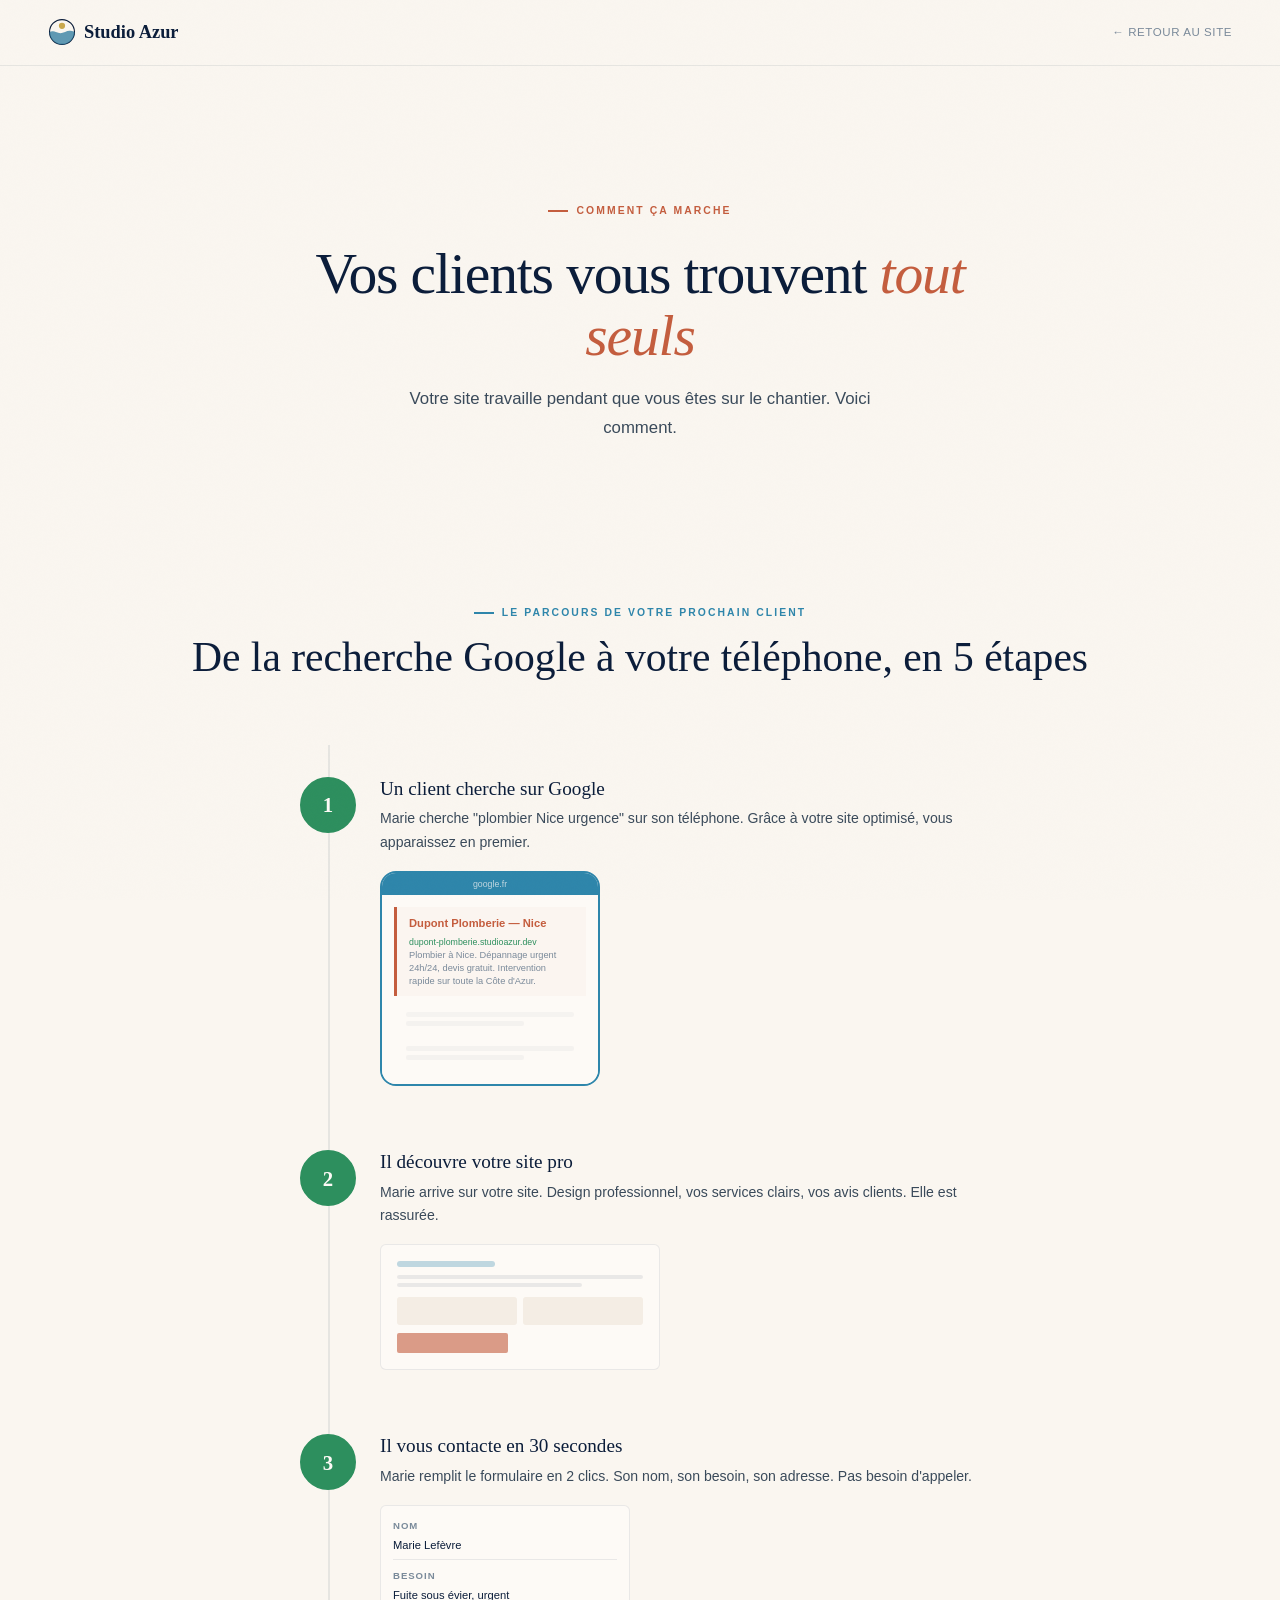
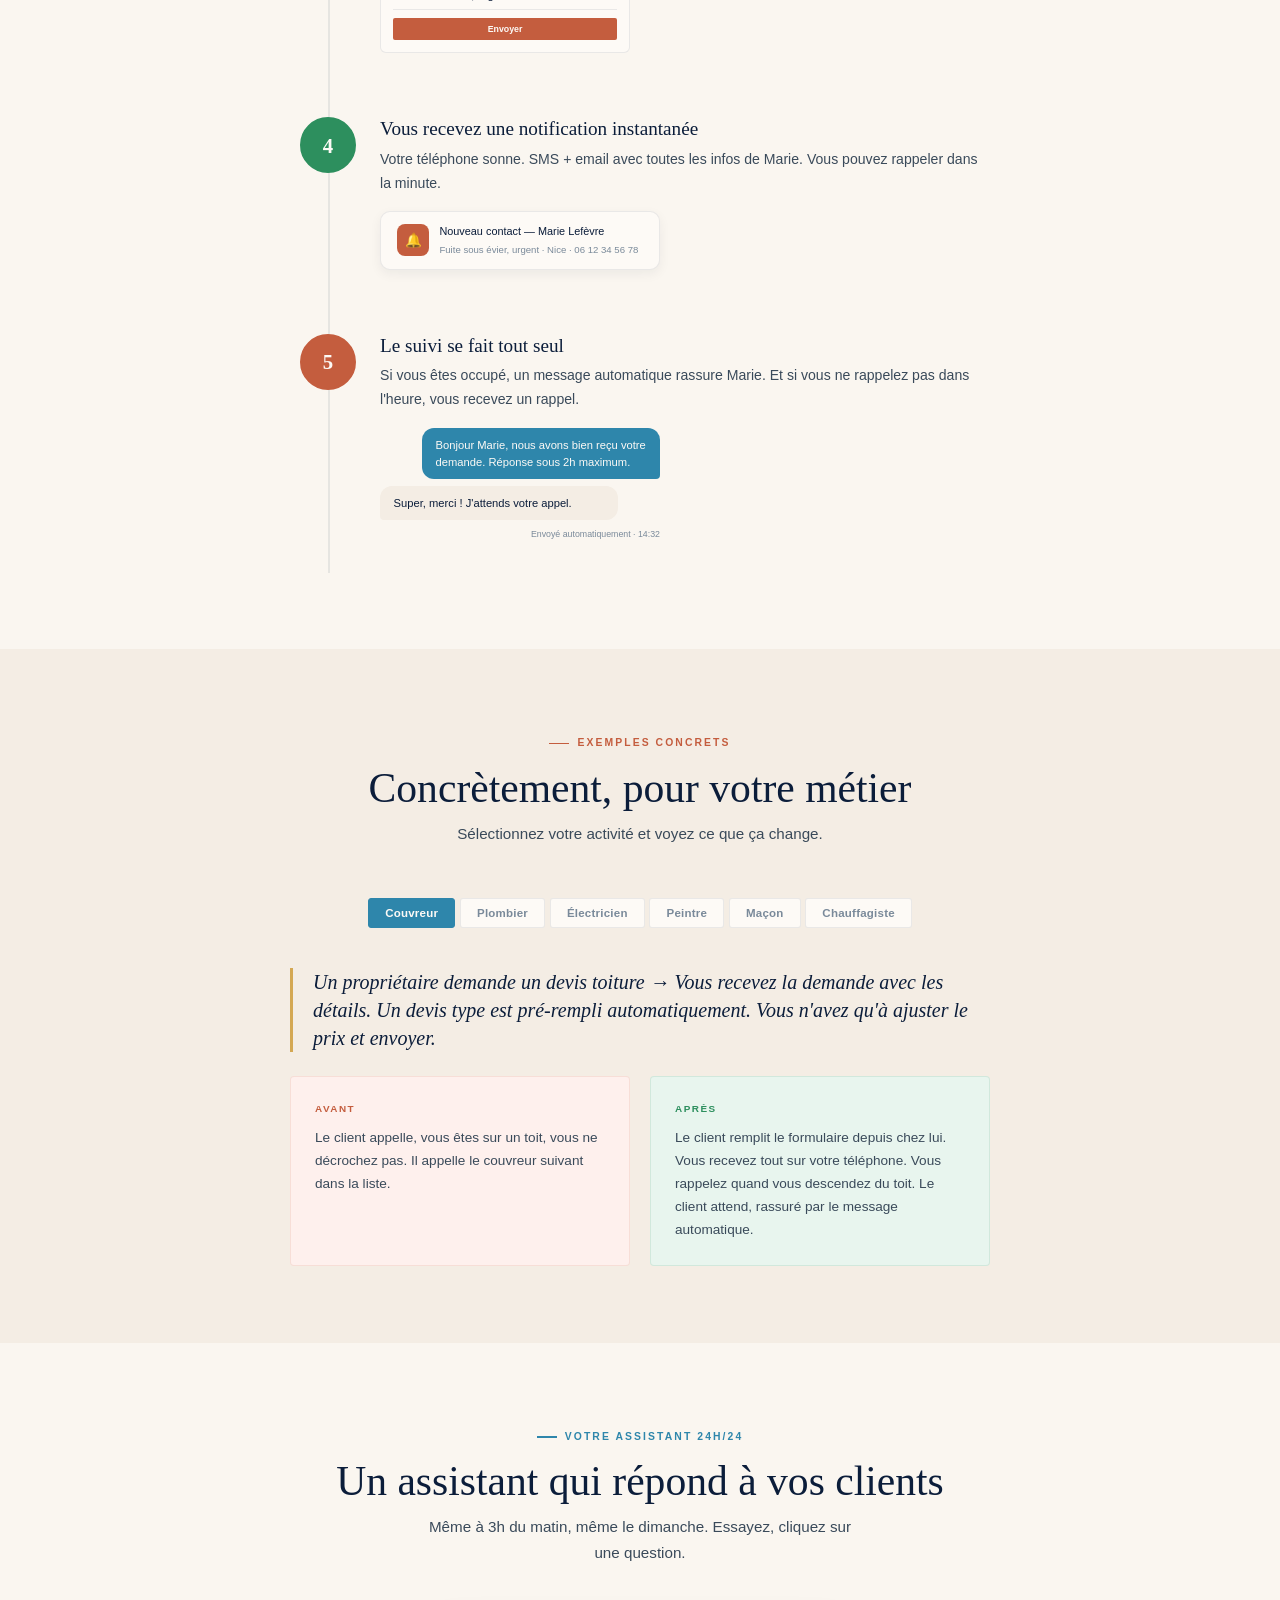
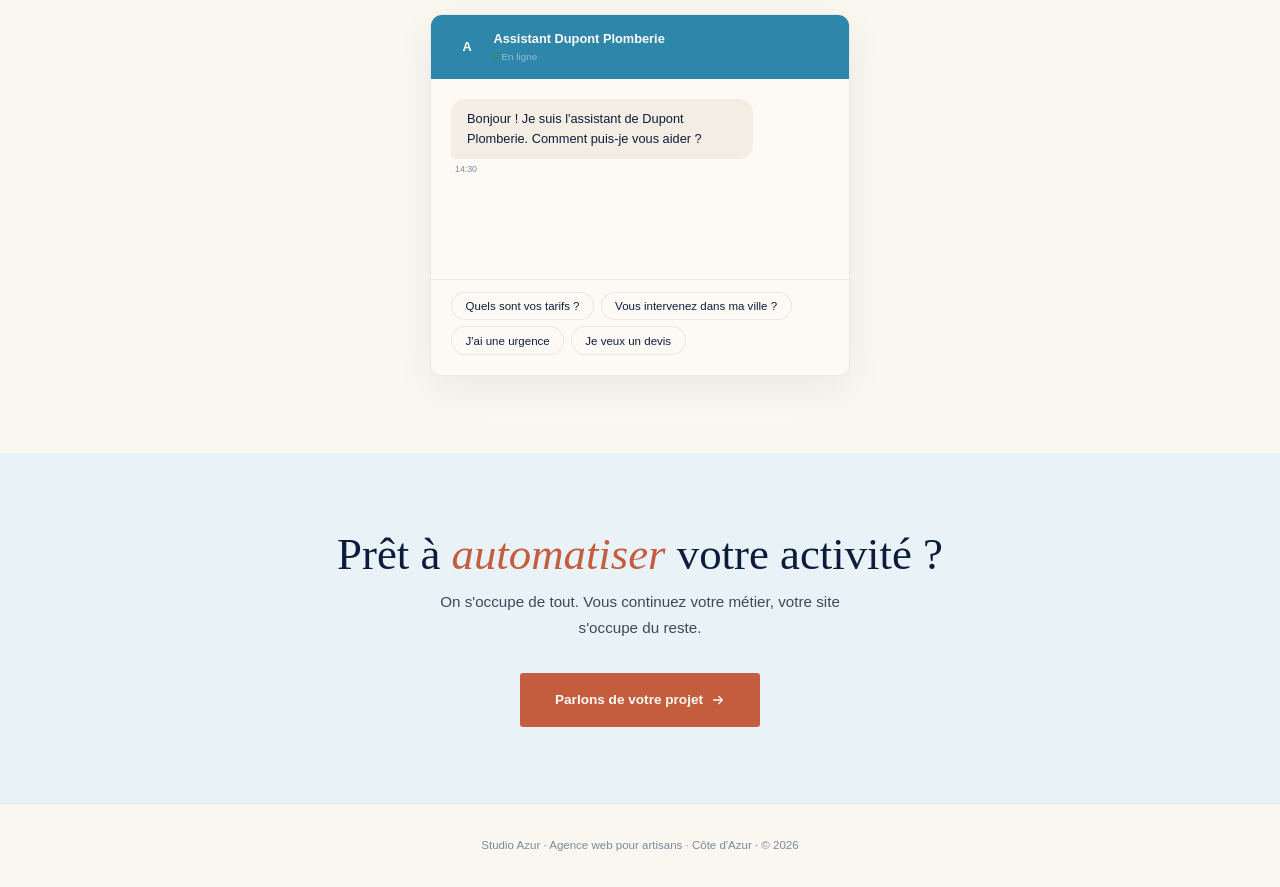
<file: automation.html>
<!DOCTYPE html>
<html lang="fr">
<head>
    <meta charset="UTF-8">
    <meta name="viewport" content="width=device-width, initial-scale=1.0">
    <meta http-equiv="X-Content-Type-Options" content="nosniff">

    <meta http-equiv="Referrer-Policy" content="strict-origin-when-cross-origin">
    <meta http-equiv="Permissions-Policy" content="camera=(), microphone=(), geolocation=()">
    <meta http-equiv="Content-Security-Policy" content="default-src 'self'; style-src 'self' 'unsafe-inline' https://fonts.googleapis.com; font-src https://fonts.gstatic.com; script-src 'self' 'unsafe-inline'; img-src 'self' data:;">
    <title>Automatisation pour artisans | Studio Azur</title>
    <meta name="description" content="Votre site travaille pendant que vous êtes sur le chantier. Découvrez comment l'automatisation trouve vos prochains clients.">
    <meta property="og:title" content="Automatisation pour artisans | Studio Azur">
    <meta property="og:description" content="Votre site travaille pendant que vous êtes sur le chantier. Découvrez comment vos clients vous trouvent tout seuls.">
    <meta property="og:type" content="website">
    <meta property="og:url" content="https://studioazur.dev/automation.html">
    <meta property="og:locale" content="fr_FR">
    <meta property="og:site_name" content="Studio Azur">
    <meta property="og:image" content="https://studioazur.dev/img/og-card.png">
    <meta name="twitter:card" content="summary_large_image">
    <meta name="twitter:title" content="Automatisation pour artisans | Studio Azur">
    <meta name="twitter:description" content="Votre site travaille pendant que vous êtes sur le chantier. Découvrez comment vos clients vous trouvent tout seuls.">
    <meta name="twitter:image" content="https://studioazur.dev/img/og-card.png">
    <meta name="theme-color" content="#2b4a6f">
    <link rel="manifest" href="/manifest.json">
    <link rel="icon" type="image/svg+xml" href="/favicon.svg">
    <link rel="icon" type="image/x-icon" href="/favicon.ico">
    <link rel="apple-touch-icon" href="/apple-touch-icon.png">
    <link rel="canonical" href="https://studioazur.dev/automation.html">
    <link rel="alternate" hreflang="fr" href="https://studioazur.dev/automation.html">
    <link rel="alternate" hreflang="x-default" href="https://studioazur.dev/automation.html">
    <link rel="preconnect" href="https://fonts.googleapis.com">
    <link rel="preconnect" href="https://fonts.gstatic.com" crossorigin>
    <link href="https://fonts.googleapis.com/css2?family=Cormorant+Garamond:ital,wght@0,400;0,500;0,600;0,700;1,400;1,500&family=Libre+Franklin:wght@300;400;500;600;700&display=swap" rel="stylesheet">
        <link rel="stylesheet" href="/styles/automation.css">
    <style>
        *,*::before,*::after{margin:0;padding:0;box-sizing:border-box}
        :root{
            --linen:#FAF6F0;--sand:#F4EDE4;--cream:#FDFAF6;
            --midnight:#0B1D3A;--midnight-mid:#112847;
            --terre:#C45D3E;--terre-light:#D4785E;
            --or:#D4A853;--or-light:#E8C97A;
            --azur:#2E86AB;--azur-light:#4BA3C7;
            --green:#2D8F5E;--green-light:#E8F5EE;
            --red-light:#FEF0ED;
            --body:#3A4A5A;--muted:#7A8A9A;
            --rule:rgba(11,29,58,.08);
        }
        html{scroll-behavior:smooth;font-size:16px}
        body{font-family:'Libre Franklin',sans-serif;background:var(--linen);color:var(--midnight);line-height:1.6;-webkit-font-smoothing:antialiased;overflow-x:hidden}
</style>
</head>
<body>

    <div class="topbar">
        <a href="index.html" class="topbar-logo"><svg viewBox="0 0 36 36" fill="none" xmlns="http://www.w3.org/2000/svg"><circle cx="18" cy="18" r="16" stroke="currentColor" stroke-width="1.5" fill="none"/><path d="M2 18 A16 16 0 0 0 34 18 Q28 15 22 18 Q16 21 10 18 Q6 16 2 18 Z" fill="#2b7a9e" opacity="0.7"/><path d="M2 18 A16 16 0 0 0 18 34 A16 16 0 0 0 34 18 Q28 15 22 18 Q16 21 10 18 Q6 16 2 18 Z" fill="#2b7a9e" opacity="0.15"/><circle cx="18" cy="10" r="4" fill="#c9a84c"/></svg> Studio Azur</a>
        <a href="index.html" class="topbar-back">&larr; Retour au site</a>
    </div>

    <!-- HERO -->
    <section class="hero">
        <div class="wrap">
            <div class="label hero-badge r">Comment ça marche</div>
            <h1 class="r r-1">Vos clients vous trouvent <em>tout seuls</em></h1>
            <p class="hero-sub r r-2">Votre site travaille pendant que vous êtes sur le chantier. Voici comment.</p>
        </div>
    </section>

    <!-- SECTION 1: JOURNEY -->
    <section class="journey">
        <div class="wrap">
            <div class="journey-title-wrap r">
                <div class="label journey-label">Le parcours de votre prochain client</div>
                <h2 class="journey-title">De la recherche Google à votre téléphone, en 5 étapes</h2>
            </div>

            <div class="journey-steps">
                <!-- Step 1 -->
                <div class="step r" data-step="1">
                    <div class="step-num">1</div>
                    <div class="step-content">
                        <h3>Un client cherche sur Google</h3>
                        <p>Marie cherche "plombier Nice urgence" sur son téléphone. Grâce à votre site optimisé, vous apparaissez en premier.</p>
                        <div class="mockup mockup-phone">
                            <div class="mockup-phone-bar"><span>google.fr</span></div>
                            <div class="mockup-phone-body">
                                <div class="mockup-search-result">
                                    <div class="mockup-search-title">Dupont Plomberie — Nice</div>
                                    <div class="mockup-search-url">dupont-plomberie.studioazur.dev</div>
                                    <div class="mockup-search-desc">Plombier à Nice. Dépannage urgent 24h/24, devis gratuit. Intervention rapide sur toute la Côte d'Azur.</div>
                                </div>
                                <div class="mockup-search-other"><div></div><div></div></div>
                                <div class="mockup-search-other"><div></div><div></div></div>
                            </div>
                        </div>
                    </div>
                </div>

                <!-- Step 2 -->
                <div class="step r r-1" data-step="2">
                    <div class="step-num">2</div>
                    <div class="step-content">
                        <h3>Il découvre votre site pro</h3>
                        <p>Marie arrive sur votre site. Design professionnel, vos services clairs, vos avis clients. Elle est rassurée.</p>
                        <div class="mockup" style="max-width:280px">
                            <div style="height:6px;width:40%;background:var(--azur);border-radius:3px;margin-bottom:8px;opacity:.3"></div>
                            <div style="height:4px;width:100%;background:var(--rule);border-radius:2px;margin-bottom:4px"></div>
                            <div style="height:4px;width:75%;background:var(--rule);border-radius:2px;margin-bottom:10px"></div>
                            <div style="display:flex;gap:6px;margin-bottom:8px">
                                <div style="flex:1;height:28px;background:var(--sand);border-radius:3px"></div>
                                <div style="flex:1;height:28px;background:var(--sand);border-radius:3px"></div>
                            </div>
                            <div style="height:20px;width:45%;background:var(--terre);border-radius:2px;opacity:.6"></div>
                        </div>
                    </div>
                </div>

                <!-- Step 3 -->
                <div class="step r r-2" data-step="3">
                    <div class="step-num">3</div>
                    <div class="step-content">
                        <h3>Il vous contacte en 30 secondes</h3>
                        <p>Marie remplit le formulaire en 2 clics. Son nom, son besoin, son adresse. Pas besoin d'appeler.</p>
                        <div class="mockup" style="max-width:250px;padding:.75rem">
                            <div style="font-size:.6rem;color:var(--muted);text-transform:uppercase;letter-spacing:.1em;margin-bottom:4px;font-weight:600">Nom</div>
                            <div style="border-bottom:1px solid var(--rule);padding-bottom:4px;margin-bottom:8px;font-size:.7rem;color:var(--midnight)">Marie Lefèvre</div>
                            <div style="font-size:.6rem;color:var(--muted);text-transform:uppercase;letter-spacing:.1em;margin-bottom:4px;font-weight:600">Besoin</div>
                            <div style="border-bottom:1px solid var(--rule);padding-bottom:4px;margin-bottom:8px;font-size:.7rem;color:var(--midnight)">Fuite sous évier, urgent</div>
                            <div style="height:22px;width:100%;background:var(--terre);border-radius:2px;margin-top:8px;display:flex;align-items:center;justify-content:center;font-size:.55rem;color:var(--cream);font-weight:600">Envoyer</div>
                        </div>
                    </div>
                </div>

                <!-- Step 4 -->
                <div class="step r r-3" data-step="4">
                    <div class="step-num">4</div>
                    <div class="step-content">
                        <h3>Vous recevez une notification instantanée</h3>
                        <p>Votre téléphone sonne. SMS + email avec toutes les infos de Marie. Vous pouvez rappeler dans la minute.</p>
                        <div class="mockup-notif">
                            <div class="mockup-notif-icon">&#128276;</div>
                            <div>
                                <div class="mockup-notif-text">Nouveau contact — Marie Lefèvre</div>
                                <div class="mockup-notif-sub">Fuite sous évier, urgent &middot; Nice &middot; 06 12 34 56 78</div>
                            </div>
                        </div>
                    </div>
                </div>

                <!-- Step 5 -->
                <div class="step r r-4" data-step="5">
                    <div class="step-num">5</div>
                    <div class="step-content">
                        <h3>Le suivi se fait tout seul</h3>
                        <p>Si vous êtes occupé, un message automatique rassure Marie. Et si vous ne rappelez pas dans l'heure, vous recevez un rappel.</p>
                        <div class="mockup-sms">
                            <div class="sms-bubble sms-out">Bonjour Marie, nous avons bien reçu votre demande. Réponse sous 2h maximum.</div>
                            <div class="sms-bubble sms-in">Super, merci ! J'attends votre appel.</div>
                            <div class="sms-time">Envoyé automatiquement &middot; 14:32</div>
                        </div>
                    </div>
                </div>
            </div>
        </div>
    </section>

    <!-- SECTION 2: TRADES -->
    <section class="trades">
        <div class="wrap">
            <div class="trades-top r">
                <div class="label trades-label">Exemples concrets</div>
                <h2 class="trades-title">Concrètement, pour votre métier</h2>
                <p class="trades-sub">Sélectionnez votre activité et voyez ce que ça change.</p>
            </div>

            <div class="trade-tabs r r-1" id="tradeTabs">
                <button class="trade-tab active" data-trade="couvreur">Couvreur</button>
                <button class="trade-tab" data-trade="plombier">Plombier</button>
                <button class="trade-tab" data-trade="electricien">Électricien</button>
                <button class="trade-tab" data-trade="peintre">Peintre</button>
                <button class="trade-tab" data-trade="macon">Maçon</button>
                <button class="trade-tab" data-trade="chauffagiste">Chauffagiste</button>
            </div>

            <div id="tradeCards">
                <div class="trade-card active r r-2" data-trade="couvreur">
                    <div class="trade-scenario">Un propriétaire demande un devis toiture &rarr; Vous recevez la demande avec les détails. Un devis type est pré-rempli automatiquement. Vous n'avez qu'à ajuster le prix et envoyer.</div>
                    <div class="trade-comparison">
                        <div class="trade-before"><div class="trade-ba-label">Avant</div><div class="trade-ba-text">Le client appelle, vous êtes sur un toit, vous ne décrochez pas. Il appelle le couvreur suivant dans la liste.</div></div>
                        <div class="trade-after"><div class="trade-ba-label">Après</div><div class="trade-ba-text">Le client remplit le formulaire depuis chez lui. Vous recevez tout sur votre téléphone. Vous rappelez quand vous descendez du toit. Le client attend, rassuré par le message automatique.</div></div>
                    </div>
                </div>
                <div class="trade-card" data-trade="plombier">
                    <div class="trade-scenario">Urgence fuite à 22h &rarr; Le client remplit "urgence" sur votre site. Vous recevez un SMS prioritaire. Un message automatique lui dit "intervention sous 1h dans votre secteur".</div>
                    <div class="trade-comparison">
                        <div class="trade-before"><div class="trade-ba-label">Avant</div><div class="trade-ba-text">Le client appelle, vous êtes couché, vous ne décrochez pas. Il cherche un autre plombier. Client perdu.</div></div>
                        <div class="trade-after"><div class="trade-ba-label">Après</div><div class="trade-ba-text">Le SMS prioritaire vous réveille. Le client a déjà reçu un message rassurant. Vous rappelez dans la minute. Le client est sauvé, vous aussi.</div></div>
                    </div>
                </div>
                <div class="trade-card" data-trade="electricien">
                    <div class="trade-scenario">Mise aux normes demandée &rarr; Le client décrit son installation. Vous recevez un dossier pré-formaté avec les infos clés. Vous planifiez l'intervention depuis votre téléphone.</div>
                    <div class="trade-comparison">
                        <div class="trade-before"><div class="trade-ba-label">Avant</div><div class="trade-ba-text">Le client appelle pendant que vous câblez un tableau. Vous notez sur un bout de papier. Vous perdez le papier.</div></div>
                        <div class="trade-after"><div class="trade-ba-label">Après</div><div class="trade-ba-text">Tout arrive par écrit sur votre téléphone. Type d'installation, adresse, photos. Vous planifiez le RDV en un clic pendant la pause.</div></div>
                    </div>
                </div>
                <div class="trade-card" data-trade="peintre">
                    <div class="trade-scenario">Devis peinture appartement &rarr; Le client indique la surface, le nombre de pièces, ses préférences. Un estimatif automatique lui est envoyé. Vous confirmez ou ajustez.</div>
                    <div class="trade-comparison">
                        <div class="trade-before"><div class="trade-ba-label">Avant</div><div class="trade-ba-text">Le client envoie un SMS vague "combien pour peindre un appart ?". Allers-retours interminables pour avoir les détails.</div></div>
                        <div class="trade-after"><div class="trade-ba-label">Après</div><div class="trade-ba-text">Le formulaire pose les bonnes questions. Vous recevez : 3 pièces, 65m², peinture blanche, plafonds inclus. Vous envoyez le devis en 5 minutes.</div></div>
                    </div>
                </div>
                <div class="trade-card" data-trade="macon">
                    <div class="trade-scenario">Projet extension maison &rarr; Le client décrit son projet avec photos. Vous recevez un résumé structuré. Vous envoyez une première estimation et fixez un RDV de visite en un clic.</div>
                    <div class="trade-comparison">
                        <div class="trade-before"><div class="trade-ba-label">Avant</div><div class="trade-ba-text">Le client appelle, explique son projet en 15 minutes. Vous êtes sur un chantier bruyant. Vous ne retenez que la moitié.</div></div>
                        <div class="trade-after"><div class="trade-ba-label">Après</div><div class="trade-ba-text">Projet décrit par écrit avec photos. Vous lisez tout tranquillement le soir. Vous proposez une visite en un clic. Professionnel.</div></div>
                    </div>
                </div>
                <div class="trade-card" data-trade="chauffagiste">
                    <div class="trade-scenario">Entretien annuel chaudière &rarr; Vos clients reçoivent automatiquement un rappel quand c'est l'heure. Ils réservent un créneau en ligne. Votre planning se remplit sans effort.</div>
                    <div class="trade-comparison">
                        <div class="trade-before"><div class="trade-ba-label">Avant</div><div class="trade-ba-text">Vous devez rappeler chaque client un par un chaque année. Vous en oubliez la moitié. Ils partent chez un concurrent.</div></div>
                        <div class="trade-after"><div class="trade-ba-label">Après</div><div class="trade-ba-text">Le rappel part automatiquement. Le client réserve en ligne. Votre planning d'entretien se remplit tout seul. Zéro appel, zéro oubli.</div></div>
                    </div>
                </div>
            </div>
        </div>
    </section>

    <!-- SECTION 3: CHATBOT -->
    <section class="chatbot-section">
        <div class="wrap">
            <div class="chatbot-top r">
                <div class="label chatbot-label">Votre assistant 24h/24</div>
                <h2 class="chatbot-title">Un assistant qui répond à vos clients</h2>
                <p class="chatbot-sub">Même à 3h du matin, même le dimanche. Essayez, cliquez sur une question.</p>
            </div>

            <div class="chat-window r r-1" id="chatWindow">
                <div class="chat-header">
                    <div class="chat-avatar">A</div>
                    <div>
                        <div class="chat-header-text">Assistant Dupont Plomberie</div>
                        <div class="chat-header-status"><span class="chat-header-dot"></span>En ligne</div>
                    </div>
                </div>
                <div class="chat-body" id="chatBody">
                    <div class="chat-msg chat-msg-bot">
                        <div>
                            <div class="chat-bubble">Bonjour ! Je suis l'assistant de Dupont Plomberie. Comment puis-je vous aider ?</div>
                            <div class="chat-time">14:30</div>
                        </div>
                    </div>
                    <div class="chat-typing" id="chatTyping"><span></span><span></span><span></span></div>
                    <div class="chat-note" id="chatNote">Cet assistant fonctionne 24h/24, même quand vous dormez.</div>
                </div>
                <div class="chat-suggestions" id="chatSugs">
                    <button class="chat-sug" data-q="tarifs">Quels sont vos tarifs ?</button>
                    <button class="chat-sug" data-q="ville">Vous intervenez dans ma ville ?</button>
                    <button class="chat-sug" data-q="urgence">J'ai une urgence</button>
                    <button class="chat-sug" data-q="devis">Je veux un devis</button>
                </div>
            </div>
        </div>
    </section>

    <!-- CTA -->
    <section class="cta">
        <div class="wrap r">
            <h2>Prêt à <em>automatiser</em> votre activité ?</h2>
            <p class="cta-sub">On s'occupe de tout. Vous continuez votre métier, votre site s'occupe du reste.</p>
            <a href="index.html#contact" class="btn-cta">
                Parlons de votre projet
                <svg width="14" height="14" viewBox="0 0 16 16" fill="none"><path d="M3 8h10M9 4l4 4-4 4" stroke="currentColor" stroke-width="1.5" stroke-linecap="round" stroke-linejoin="round"/></svg>
            </a>
        </div>
    </section>

    <footer class="footer">
        <p><a href="index.html">Studio Azur</a> &middot; Agence web pour artisans &middot; Côte d'Azur &middot; &copy; 2026</p>
    </footer>

    <script>
        // Scroll reveal
        var obs = new IntersectionObserver(function(entries) {
            entries.forEach(function(e) {
                if (e.isIntersecting) { e.target.classList.add('v'); obs.unobserve(e.target); }
            });
        }, { threshold: 0.1, rootMargin: '0px 0px -30px 0px' });
        document.querySelectorAll('.r').forEach(function(el) { obs.observe(el); });

        // Step activation on scroll
        var stepObs = new IntersectionObserver(function(entries) {
            entries.forEach(function(e) {
                if (e.isIntersecting) {
                    e.target.classList.add('active');
                    // Mark previous steps as done
                    var stepNum = parseInt(e.target.getAttribute('data-step'));
                    document.querySelectorAll('.step').forEach(function(s) {
                        var n = parseInt(s.getAttribute('data-step'));
                        if (n < stepNum) s.classList.add('done');
                    });
                }
            });
        }, { threshold: 0.4 });
        document.querySelectorAll('.step').forEach(function(s) { stepObs.observe(s); });

        // Trade tabs
        document.querySelectorAll('.trade-tab').forEach(function(tab) {
            tab.addEventListener('click', function() {
                document.querySelectorAll('.trade-tab').forEach(function(t) { t.classList.remove('active'); });
                tab.classList.add('active');
                var trade = tab.getAttribute('data-trade');
                document.querySelectorAll('.trade-card').forEach(function(c) { c.classList.remove('active'); });
                var target = document.querySelector('.trade-card[data-trade="' + trade + '"]');
                if (target) target.classList.add('active');
            });
        });

        // Chatbot simulation
        var RESPONSES = {
            tarifs: "Nos tarifs dépendent du type d'intervention. Pour une estimation rapide, décrivez votre besoin et nous vous envoyons un devis sous 2h. Vous pouvez aussi consulter nos forfaits sur la page Tarifs.",
            ville: "Nous intervenons sur toute la Côte d'Azur : Nice, Cannes, Antibes, Grasse, Menton et environs. Indiquez votre adresse et nous confirmons la disponibilité.",
            urgence: "Je comprends l'urgence. Laissez-moi votre numéro et votre adresse, notre plombier le plus proche vous rappelle dans les 15 minutes. En attendant, coupez l'arrivée d'eau générale si possible.",
            devis: "Pour établir votre devis, j'ai besoin de quelques informations : type de travaux, surface ou quantité estimée, et une photo si possible. Remplissez ce court formulaire et nous vous répondons sous 2h."
        };
        var QUESTIONS = {
            tarifs: "Quels sont vos tarifs ?",
            ville: "Vous intervenez dans ma ville ?",
            urgence: "J'ai une urgence",
            devis: "Je veux un devis"
        };

        function getTimeStr() {
            var d = new Date();
            return d.getHours().toString().padStart(2, '0') + ':' + d.getMinutes().toString().padStart(2, '0');
        }

        function addMessage(text, isBot) {
            var body = document.getElementById('chatBody');
            var typing = document.getElementById('chatTyping');
            var note = document.getElementById('chatNote');

            var msgDiv = document.createElement('div');
            msgDiv.className = 'chat-msg ' + (isBot ? 'chat-msg-bot' : 'chat-msg-user');

            var inner = document.createElement('div');

            var bubble = document.createElement('div');
            bubble.className = 'chat-bubble';
            bubble.textContent = text;

            var time = document.createElement('div');
            time.className = 'chat-time';
            time.textContent = getTimeStr();

            inner.appendChild(bubble);
            inner.appendChild(time);
            msgDiv.appendChild(inner);

            body.insertBefore(msgDiv, typing);
            body.scrollTop = body.scrollHeight;

            if (isBot) {
                note.classList.add('show');
            }
        }

        document.querySelectorAll('.chat-sug').forEach(function(btn) {
            btn.addEventListener('click', function() {
                var q = btn.getAttribute('data-q');
                btn.classList.add('used');

                // Add user message
                addMessage(QUESTIONS[q], false);

                // Show typing
                var typing = document.getElementById('chatTyping');
                typing.classList.add('show');
                var body = document.getElementById('chatBody');
                body.scrollTop = body.scrollHeight;

                // Bot responds after delay
                setTimeout(function() {
                    typing.classList.remove('show');
                    addMessage(RESPONSES[q], true);
                }, 1200);
            });
        });
    </script>
    <script>
        if ('serviceWorker' in navigator) {
            window.addEventListener('load', function() {
                navigator.serviceWorker.register('/sw.js');
            });
        }
    </script>
</body>
</html>
</file>
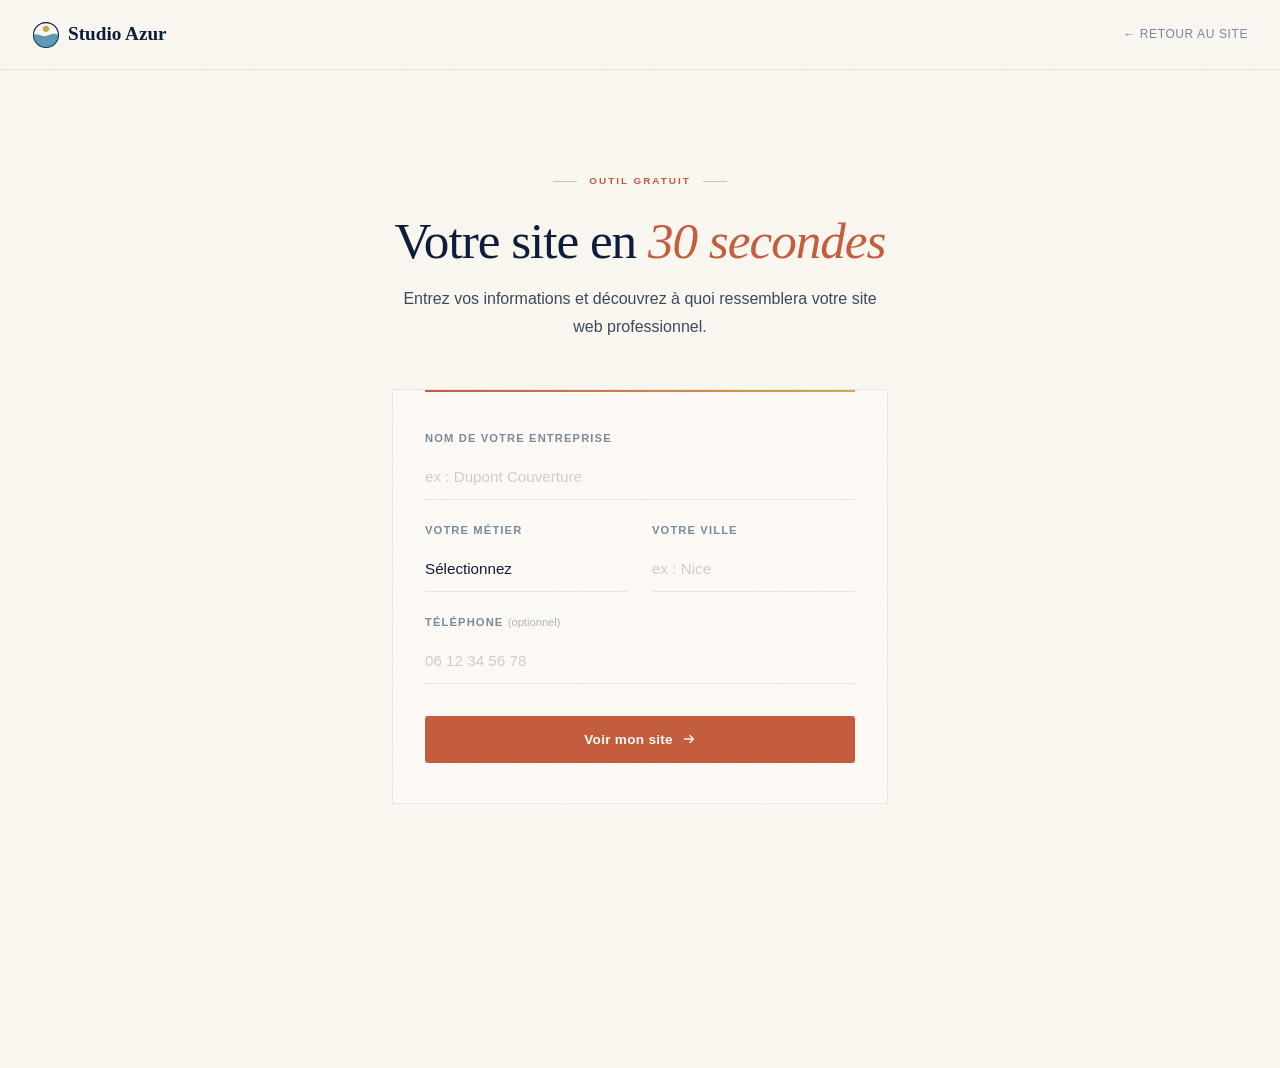
<file: preview.html>
<!DOCTYPE html>
<html lang="fr">
<head>
    <meta charset="UTF-8">
    <meta name="viewport" content="width=device-width, initial-scale=1.0">
    <meta http-equiv="X-Content-Type-Options" content="nosniff">

    <meta http-equiv="Referrer-Policy" content="strict-origin-when-cross-origin">
    <meta http-equiv="Permissions-Policy" content="camera=(), microphone=(), geolocation=()">
    <meta http-equiv="Content-Security-Policy" content="default-src 'self'; style-src 'self' 'unsafe-inline' https://fonts.googleapis.com; font-src https://fonts.gstatic.com; script-src 'self' 'unsafe-inline'; img-src 'self' data:;">
    <title>Prévisualisez votre site | Studio Azur</title>
    <meta name="description" content="Découvrez à quoi ressemblera votre site web professionnel en 30 secondes. Entrez vos informations et visualisez le résultat instantanément.">
    <meta property="og:title" content="Prévisualisez votre futur site web | Studio Azur">
    <meta property="og:description" content="Entrez le nom de votre entreprise, votre métier et votre ville — voyez votre site en 30 secondes.">
    <meta property="og:type" content="website">
    <meta property="og:url" content="https://studioazur.dev/preview.html">
    <meta property="og:locale" content="fr_FR">
    <meta property="og:site_name" content="Studio Azur">
    <meta property="og:image" content="https://studioazur.dev/img/og-card.png">
    <meta name="twitter:card" content="summary_large_image">
    <meta name="twitter:title" content="Prévisualisez votre futur site web | Studio Azur">
    <meta name="twitter:description" content="Entrez le nom de votre entreprise, votre métier et votre ville — voyez votre site en 30 secondes.">
    <meta name="twitter:image" content="https://studioazur.dev/img/og-card.png">
    <meta name="theme-color" content="#2b4a6f">
    <link rel="manifest" href="/manifest.json">
    <link rel="icon" type="image/svg+xml" href="/favicon.svg">
    <link rel="icon" type="image/x-icon" href="/favicon.ico">
    <link rel="apple-touch-icon" href="/apple-touch-icon.png">
    <link rel="canonical" href="https://studioazur.dev/preview.html">
    <link rel="alternate" hreflang="fr" href="https://studioazur.dev/preview.html">
    <link rel="alternate" hreflang="x-default" href="https://studioazur.dev/preview.html">
    <link rel="preconnect" href="https://fonts.googleapis.com">
    <link rel="preconnect" href="https://fonts.gstatic.com" crossorigin>
    <link href="https://fonts.googleapis.com/css2?family=Cormorant+Garamond:ital,wght@0,400;0,500;0,600;0,700;1,400;1,500&family=Libre+Franklin:wght@300;400;500;600;700&display=swap" rel="stylesheet">
        <link rel="stylesheet" href="/styles/preview.css">
    <style>
        *, *::before, *::after { margin: 0; padding: 0; box-sizing: border-box; }
        :root {
            --linen: #FAF6F0;
            --midnight: #0B1D3A;
            --midnight-mid: #112847;
            --terre: #C45D3E;
            --terre-light: #D4785E;
            --or: #D4A853;
            --or-light: #E8C97A;
            --azur: #2E86AB;
            --azur-light: #4BA3C7;
            --cream: #FDFAF6;
            --text-body: #3A4A5A;
            --text-muted: #7A8A9A;
            --rule: rgba(11,29,58,0.08);
        }
        html { scroll-behavior: smooth; font-size: 16px; }
        body {
            font-family: 'Libre Franklin', sans-serif;
            background: var(--linen);
            color: var(--midnight);
            line-height: 1.6;
            min-height: 100vh;
            -webkit-font-smoothing: antialiased;
        }
</style>
</head>
<body>

    <div class="topbar">
        <a href="index.html" class="topbar-logo"><svg viewBox="0 0 36 36" fill="none" xmlns="http://www.w3.org/2000/svg"><circle cx="18" cy="18" r="16" stroke="currentColor" stroke-width="1.5" fill="none"/><path d="M2 18 A16 16 0 0 0 34 18 Q28 15 22 18 Q16 21 10 18 Q6 16 2 18 Z" fill="#2b7a9e" opacity="0.7"/><path d="M2 18 A16 16 0 0 0 18 34 A16 16 0 0 0 34 18 Q28 15 22 18 Q16 21 10 18 Q6 16 2 18 Z" fill="#2b7a9e" opacity="0.15"/><circle cx="18" cy="10" r="4" fill="#c9a84c"/></svg> Studio Azur</a>
        <a href="index.html" class="topbar-back">&larr; Retour au site</a>
    </div>

    <div class="app">
        <!-- STATE: Form -->
        <div class="state-form" id="stateForm">
            <div class="form-section">
                <div class="form-badge">Outil gratuit</div>
                <h1 class="form-title">Votre site en <em>30 secondes</em></h1>
                <p class="form-subtitle">Entrez vos informations et découvrez à quoi ressemblera votre site web professionnel.</p>
                <div class="form-card">
                    <form id="previewForm" autocomplete="off">
                        <div class="form-group">
                            <label for="bizName">Nom de votre entreprise</label>
                            <input type="text" id="bizName" placeholder="ex : Dupont Couverture" required>
                        </div>
                        <div class="form-row">
                            <div class="form-group">
                                <label for="bizTrade">Votre métier</label>
                                <select id="bizTrade" required>
                                    <option value="">Sélectionnez</option>
                                    <option value="couvreur">Couvreur</option>
                                    <option value="plombier">Plombier</option>
                                    <option value="electricien">Électricien</option>
                                    <option value="macon">Maçon</option>
                                    <option value="peintre">Peintre</option>
                                    <option value="chauffagiste">Chauffagiste</option>
                                </select>
                            </div>
                            <div class="form-group">
                                <label for="bizCity">Votre ville</label>
                                <input type="text" id="bizCity" placeholder="ex : Nice" required>
                            </div>
                        </div>
                        <div class="form-group">
                            <label for="bizPhone">Téléphone <span class="opt">(optionnel)</span></label>
                            <input type="tel" id="bizPhone" placeholder="06 12 34 56 78">
                        </div>
                        <div class="form-submit">
                            <button type="submit" class="btn btn-primary">
                                Voir mon site
                                <svg width="14" height="14" viewBox="0 0 16 16" fill="none"><path d="M3 8h10M9 4l4 4-4 4" stroke="currentColor" stroke-width="1.5" stroke-linecap="round" stroke-linejoin="round"/></svg>
                            </button>
                        </div>
                    </form>
                </div>
            </div>
        </div>

        <!-- STATE: Loading -->
        <div class="state-loading hidden" id="stateLoading">
            <div class="loading-text">Nous construisons votre site&hellip;</div>
            <div class="loading-bar"><div class="loading-bar-fill" id="loadingFill"></div></div>
        </div>

        <!-- STATE: Preview -->
        <div class="state-preview hidden" id="statePreview">
            <div class="preview-section">
                <div class="preview-header">
                    <div class="preview-info">Aperçu pour <strong id="previewLabel"></strong></div>
                    <div class="variant-toggles">
                        <button class="variant-btn active" data-variant="classique">Classique</button>
                        <button class="variant-btn" data-variant="moderne">Moderne</button>
                        <button class="variant-btn" data-variant="audacieux">Audacieux</button>
                    </div>
                </div>

                <div class="browser-frame">
                    <div class="browser-chrome">
                        <div class="browser-dots"><span></span><span></span><span></span></div>
                        <div class="browser-url">
                            <span style="opacity:0.6">&#128274;</span>
                            <span id="browserUrl"></span>
                        </div>
                    </div>
                    <div class="browser-content">
                        <div class="site v-classique" id="sitePreview">
                            <!-- Hero -->
                            <div class="site-hero">
                                <div class="site-hero-label" id="siteLabel"></div>
                                <h2 id="siteHeading"></h2>
                                <div class="site-hero-tagline" id="siteTagline"></div>
                                <a href="#" class="site-cta-btn" onclick="return false">Demander un devis gratuit</a>
                            </div>
                            <!-- Services -->
                            <div class="site-services">
                                <div class="site-services-title">Nos services</div>
                                <div id="siteServices"></div>
                            </div>
                            <!-- Contact -->
                            <div class="site-contact">
                                <div class="site-contact-title">Contactez-nous</div>
                                <div class="site-contact-line" id="siteLocation"></div>
                                <div class="site-contact-line" id="sitePhone"></div>
                                <div class="site-contact-line" style="margin-top:0.5rem;font-size:0.72rem;color:var(--text-muted);">Devis gratuit sous 24h</div>
                            </div>
                        </div>
                        <div class="watermark"><span class="watermark-dot"></span> Propulsé par Studio Azur</div>
                    </div>
                </div>

                <div class="cta-section">
                    <div class="cta-text">Ce site vous plaît ?<br>On peut le <em>créer pour vous.</em></div>
                    <div class="cta-buttons">
                        <a href="#" id="ctaLink" class="btn btn-primary">
                            Je veux ce site — Demander un devis
                            <svg width="14" height="14" viewBox="0 0 16 16" fill="none"><path d="M3 8h10M9 4l4 4-4 4" stroke="currentColor" stroke-width="1.5" stroke-linecap="round" stroke-linejoin="round"/></svg>
                        </a>
                        <a href="#" class="cta-back" id="ctaBack">&larr; Modifier mes informations</a>
                    </div>
                </div>
            </div>
        </div>
    </div>

    <script>
        const TRADES = {
            couvreur: {
                label: 'Couvreur',
                tagline: 'Toiture, réparation, isolation et étanchéité',
                services: ['Réfection de toiture', 'Isolation thermique', 'Traitement de charpente', 'Zinguerie']
            },
            plombier: {
                label: 'Plombier',
                tagline: 'Plomberie, chauffage et dépannage d\'urgence',
                services: ['Dépannage urgent', 'Installation sanitaire', 'Chauffe-eau et chaudière', 'Débouchage']
            },
            electricien: {
                label: 'Électricien',
                tagline: 'Installation, mise aux normes et dépannage électrique',
                services: ['Mise aux normes NF C 15-100', 'Installation électrique', 'Dépannage rapide', 'Domotique']
            },
            macon: {
                label: 'Maçon',
                tagline: 'Construction, rénovation et maçonnerie traditionnelle',
                services: ['Construction neuve', 'Rénovation complète', 'Extension et surélévation', 'Ravalement de façade']
            },
            peintre: {
                label: 'Peintre',
                tagline: 'Peinture intérieure, extérieure et décoration',
                services: ['Peinture intérieure', 'Ravalement extérieur', 'Pose de revêtements', 'Décoration murale']
            },
            chauffagiste: {
                label: 'Chauffagiste',
                tagline: 'Installation, entretien et dépannage de chauffage',
                services: ['Installation chaudière', 'Entretien annuel', 'Pompe à chaleur', 'Plancher chauffant']
            }
        };

        const stateForm = document.getElementById('stateForm');
        const stateLoading = document.getElementById('stateLoading');
        const statePreview = document.getElementById('statePreview');
        const form = document.getElementById('previewForm');

        function showState(state) {
            [stateForm, stateLoading, statePreview].forEach(function(s) { s.classList.add('hidden'); });
            state.classList.remove('hidden');
        }

        function slugify(str) {
            return str.toLowerCase().normalize('NFD').replace(/[\u0300-\u036f]/g, '')
                .replace(/[^a-z0-9]+/g, '-').replace(/^-|-$/g, '');
        }

        function buildServiceItems(services) {
            var container = document.getElementById('siteServices');
            // Clear existing children safely
            while (container.firstChild) { container.removeChild(container.firstChild); }
            services.forEach(function(name) {
                var item = document.createElement('div');
                item.className = 'site-service-item';
                var dot = document.createElement('span');
                dot.className = 'site-service-dot';
                item.appendChild(dot);
                var text = document.createTextNode(name);
                item.appendChild(text);
                container.appendChild(item);
            });
        }

        function generatePreview(data) {
            var trade = TRADES[data.trade];

            document.getElementById('previewLabel').textContent = data.name;
            document.getElementById('browserUrl').textContent = slugify(data.name) + '.studioazur.dev';
            document.getElementById('siteLabel').textContent = trade.label + ' à ' + data.city;
            document.getElementById('siteHeading').textContent = data.name;
            document.getElementById('siteTagline').textContent = trade.tagline;
            document.getElementById('siteLocation').textContent = '\uD83D\uDCCD ' + data.city + ', Côte d\'Azur';

            var phoneEl = document.getElementById('sitePhone');
            if (data.phone) {
                phoneEl.textContent = '\uD83D\uDCDE ' + data.phone;
                phoneEl.style.display = 'block';
            } else {
                phoneEl.textContent = '';
                phoneEl.style.display = 'none';
            }

            buildServiceItems(trade.services);

            var params = new URLSearchParams({ name: data.name, activity: data.trade, city: data.city });
            document.getElementById('ctaLink').href = 'index.html#contact?' + params.toString();
        }

        form.addEventListener('submit', function(e) {
            e.preventDefault();
            var data = {
                name: document.getElementById('bizName').value.trim(),
                trade: document.getElementById('bizTrade').value,
                city: document.getElementById('bizCity').value.trim(),
                phone: document.getElementById('bizPhone').value.trim()
            };
            if (!data.name || !data.trade || !data.city) return;

            showState(stateLoading);

            // Reset loading animation
            var bar = document.getElementById('loadingFill');
            bar.style.animation = 'none';
            bar.offsetHeight;
            bar.style.animation = 'loadFill 1s ease forwards';

            setTimeout(function() {
                generatePreview(data);
                showState(statePreview);
                window.scrollTo({ top: 0, behavior: 'smooth' });
            }, 1050);
        });

        // Variant switching
        document.querySelectorAll('.variant-btn').forEach(function(btn) {
            btn.addEventListener('click', function() {
                document.querySelectorAll('.variant-btn').forEach(function(b) { b.classList.remove('active'); });
                btn.classList.add('active');
                var site = document.getElementById('sitePreview');
                site.style.opacity = '0';
                var variant = btn.getAttribute('data-variant');
                setTimeout(function() {
                    site.className = 'site v-' + variant;
                    site.style.opacity = '1';
                }, 200);
            });
        });

        document.getElementById('ctaBack').addEventListener('click', function(e) {
            e.preventDefault();
            showState(stateForm);
            window.scrollTo({ top: 0, behavior: 'smooth' });
        });

        // URL params: auto-generate preview if params present
        (function() {
            var urlParams = new URLSearchParams(window.location.search);
            var nom = urlParams.get('nom');
            var metier = urlParams.get('metier');
            var ville = urlParams.get('ville');
            var tel = urlParams.get('tel') || '';

            if (nom && metier && ville && TRADES[metier]) {
                // Pre-fill form fields (so "Modifier" works)
                document.getElementById('bizName').value = nom;
                document.getElementById('bizTrade').value = metier;
                document.getElementById('bizCity').value = ville;
                document.getElementById('bizPhone').value = tel;

                // Generate preview and show immediately
                generatePreview({ name: nom, trade: metier, city: ville, phone: tel });

                // Force visibility: bypass CSS transitions on initial load
                stateForm.classList.add('hidden');
                stateForm.style.display = 'none';
                stateLoading.classList.add('hidden');
                stateLoading.style.display = 'none';
                statePreview.classList.remove('hidden');
                statePreview.style.opacity = '1';
                statePreview.style.transform = 'none';
                statePreview.style.position = 'static';
            }
        })();
    </script>
    <script>
        if ('serviceWorker' in navigator) {
            window.addEventListener('load', function() {
                navigator.serviceWorker.register('/sw.js');
            });
        }
    </script>
</body>
</html>
</file>
<file: styles/index.css>
*,*::before,*::after{margin:0;padding:0;box-sizing:border-box}:root{--noir:#0a0f1a;--deep:#0f1520;--slate:#1a2235;--linen:#ede8df;--cream:#f8f5f0;--sand:#d9cfc0;--terre:#c2693d;--terre-light:#d88a60;--azur:#2980b9;--azur-deep:#1a5276;--or:#c9a84c;--or-pale:#e3d5a0;--white:#f0ece4;--serif:'Cormorant Garamond','Georgia',serif;--sans:'Inter',system-ui,sans-serif}html{scroll-behavior:smooth;overflow-x:hidden}body{font-family:var(--sans);background:var(--cream);color:var(--noir);line-height:1.6;overflow-x:hidden;-webkit-font-smoothing:antialiased}.cursor{position:fixed;width:20px;height:20px;border:1.5px solid var(--or);border-radius:50%;pointer-events:none;z-index:99999;transition:transform 0.15s ease,opacity 0.3s;transform:translate(-50%,-50%);mix-blend-mode:normal}.cursor.hovering{transform:translate(-50%,-50%) scale(2.5);border-color:var(--terre)}@media (hover:none){.cursor{display:none}}body::after{content:'';position:fixed;inset:0;pointer-events:none;z-index:10000;opacity:0.035;mix-blend-mode:multiply;background:url("data:image/svg+xml,%3Csvg width='200' height='200' xmlns='http://www.w3.org/2000/svg'%3E%3Cfilter id='f'%3E%3CfeTurbulence type='fractalNoise' baseFrequency='0.9' numOctaves='4' stitchTiles='stitch'/%3E%3C/filter%3E%3Crect width='100%25' height='100%25' filter='url(%23f)' opacity='1'/%3E%3C/svg%3E")}::selection{background:var(--or);color:var(--noir)}a{color:inherit;text-decoration:none}.skip-link:focus{position:fixed!important;left:1rem!important;top:1rem!important;width:auto!important;height:auto!important;overflow:visible!important;z-index:10001}.loader{position:fixed;inset:0;background:var(--cream);z-index:9999;display:flex;align-items:center;justify-content:center;transition:opacity 0.6s ease,visibility 0.6s}.loader.done{opacity:0;visibility:hidden;pointer-events:none}.loader-text{font-family:var(--serif);font-size:clamp(2rem,5vw,4rem);font-weight:300;color:var(--noir);overflow:hidden}.loader-text span{display:inline-block;transform:translateY(110%);animation:loaderUp 0.6s cubic-bezier(0.16,1,0.3,1) forwards}.loader-text span:nth-child(2){animation-delay:0.08s}.loader-text span:nth-child(3){animation-delay:0.16s}@keyframes loaderUp{to{transform:translateY(0)}}.nav{position:fixed;top:0;left:0;right:0;z-index:200;padding:1.5rem clamp(1.5rem,4vw,3rem);display:flex;align-items:center;justify-content:space-between;background:linear-gradient(to bottom,rgba(10,15,26,0.4) 0%,transparent 100%)}.nav-logo{font-family:var(--serif);font-size:1.3rem;font-weight:400;color:var(--white);display:flex;align-items:center;gap:0.5rem;z-index:201}.nav-logo svg{width:32px;height:32px;flex-shrink:0}.menu-btn{background:none;border:none;cursor:pointer;z-index:201;display:flex;flex-direction:column;gap:6px;padding:8px}.menu-btn span{display:block;width:28px;height:1.5px;background:var(--white);transition:all 0.4s cubic-bezier(0.16,1,0.3,1);transform-origin:center}.menu-btn.active span:first-child{transform:rotate(45deg) translate(5px,5px)}.menu-btn.active span:nth-child(2){opacity:0;transform:scaleX(0)}.menu-btn.active span:last-child{transform:rotate(-45deg) translate(5px,-5px)}.menu-overlay{position:fixed;inset:0;background:var(--cream);z-index:199;display:flex;align-items:center;padding:clamp(6rem,10vh,10rem) clamp(2rem,8vw,8rem);opacity:0;visibility:hidden;transition:opacity 0.5s,visibility 0.5s}.menu-overlay.open{opacity:1;visibility:visible}.menu-list{list-style:none;display:flex;flex-direction:column;gap:clamp(1rem,3vh,2rem)}.menu-list a{font-family:var(--serif);font-size:clamp(2.5rem,7vw,6rem);font-weight:300;color:var(--sand);line-height:1.1;letter-spacing:-0.03em;transition:color 0.3s;display:inline-block}.menu-list a:hover{color:var(--noir)}.menu-info{position:absolute;bottom:clamp(2rem,5vh,4rem);right:clamp(2rem,8vw,8rem);text-align:right}.menu-info p{font-size:0.7rem;color:#8a8a82;letter-spacing:0.1em;text-transform:uppercase;line-height:2}.menu-info a{border-bottom:1px solid rgba(0,0,0,0.1);transition:border-color 0.3s}.menu-info a:hover{border-color:var(--terre)}.hero{min-height:100svh;position:relative;display:flex;flex-direction:column;justify-content:flex-end;overflow:hidden}.hero-bg{position:absolute;inset:0}.hero-slide{position:absolute;inset:0;background-size:cover;background-position:center;opacity:0;animation:heroFade 30s infinite}.hero-slide:nth-child(1){background-image:url('/img/hero-nice.webp');animation-delay:0s}.hero-slide:nth-child(2){animation-delay:6s}.hero-slide:nth-child(3){animation-delay:12s}.hero-slide:nth-child(4){animation-delay:18s}.hero-slide:nth-child(5){animation-delay:24s}@keyframes heroFade{0%{opacity:0}3%{opacity:1}20%{opacity:1}23%{opacity:0}100%{opacity:0}}.hero-overlay{position:absolute;inset:0;background:linear-gradient(to bottom,rgba(0,0,0,0.15) 0%,rgba(0,0,0,0.2) 50%,rgba(0,0,0,0.4) 80%,rgba(10,15,25,0.65) 100%);z-index:1}.hero-content{position:relative;z-index:2;padding:0 clamp(1.5rem,4vw,4rem) clamp(3rem,8vh,6rem);max-width:1800px;margin:0 auto;width:100%}.hero-tag{font-size:0.6rem;font-weight:700;letter-spacing:0.35em;text-transform:uppercase;color:var(--or);margin-bottom:2rem;overflow:hidden;text-shadow:0 2px 30px rgba(0,0,0,0.8),0 1px 5px rgba(0,0,0,0.5)}.hero-tag span{display:inline-block;transform:translateY(100%);animation:slideUp 0.8s cubic-bezier(0.16,1,0.3,1) 1.2s forwards;background:rgba(0,0,0,0.35);padding:0.35em 0.8em;border-radius:3px;backdrop-filter:blur(4px)}@keyframes slideUp{to{transform:translateY(0)}}.hero h1{font-family:var(--serif);font-size:clamp(3rem,10vw,10rem);font-weight:300;line-height:0.9;letter-spacing:-0.04em;color:var(--white);max-width:90vw;text-shadow:0 2px 30px rgba(0,0,0,0.6),0 1px 5px rgba(0,0,0,0.4)}.hero h1 .line{display:block;overflow:hidden}.hero h1 .line-inner{display:block;transform:translateY(110%);animation:slideUp 1s cubic-bezier(0.16,1,0.3,1) forwards}.hero h1 .line:nth-child(1) .line-inner{animation-delay:1.3s}.hero h1 .line:nth-child(2) .line-inner{animation-delay:1.45s}.hero h1 .line:nth-child(3) .line-inner{animation-delay:1.6s}.hero h1 em{font-style:italic;font-weight:400;color:var(--or-pale)}.hero-bottom{display:flex;justify-content:space-between;align-items:flex-end;margin-top:clamp(2rem,5vh,4rem);padding-top:2rem;border-top:1px solid rgba(255,255,255,0.08);opacity:0;animation:fadeIn 1s ease 2s forwards}@keyframes fadeIn{to{opacity:1}}.hero-cta{display:inline-flex;align-items:center;gap:1rem;font-size:0.7rem;font-weight:600;letter-spacing:0.15em;text-transform:uppercase;color:var(--white);padding:1.2rem 0;position:relative;text-shadow:0 2px 30px rgba(0,0,0,0.6),0 1px 5px rgba(0,0,0,0.4)}.hero-cta::after{content:'';position:absolute;bottom:0;left:0;width:100%;height:1px;background:var(--or);transform:scaleX(0);transform-origin:left;transition:transform 0.5s cubic-bezier(0.16,1,0.3,1)}.hero-cta:hover::after{transform:scaleX(1)}.hero-cta svg{transition:transform 0.3s}.hero-cta:hover svg{transform:translateX(4px)}.hero-scroll{font-size:0.55rem;font-weight:600;letter-spacing:0.3em;text-transform:uppercase;color:rgba(255,255,255,0.5);text-shadow:0 1px 10px rgba(0,0,0,0.4);writing-mode:vertical-lr;display:flex;align-items:center;gap:1rem}.hero-scroll::after{content:'';width:1px;height:50px;background:linear-gradient(to bottom,rgba(255,255,255,0.3),transparent);animation:pulse 2s ease infinite}@keyframes pulse{0%,100%{opacity:0.3}50%{opacity:0.8}}.reel{padding:clamp(6rem,12vh,10rem) 0;overflow:hidden;background:var(--linen)}.reel-header{padding:0 clamp(1.5rem,4vw,4rem);margin-bottom:clamp(3rem,6vh,5rem);display:flex;justify-content:space-between;align-items:flex-end}.reel-tag{font-size:0.6rem;font-weight:600;letter-spacing:0.35em;text-transform:uppercase;color:var(--terre);margin-bottom:1rem}.reel-title{font-family:var(--serif);font-size:clamp(2.5rem,5vw,5rem);font-weight:300;line-height:1;letter-spacing:-0.03em;color:var(--noir)}.reel-title em{font-style:italic;font-weight:400}.reel-count{font-family:var(--serif);font-size:clamp(1rem,2vw,1.5rem);color:var(--sand);font-weight:300}.reel-track{display:flex;gap:clamp(1rem,2vw,2rem);padding:0 clamp(1.5rem,4vw,4rem);overflow-x:auto;scroll-snap-type:x mandatory;scroll-behavior:smooth;scrollbar-width:none;-ms-overflow-style:none;cursor:grab;-webkit-overflow-scrolling:touch}.reel-track::-webkit-scrollbar{display:none}.reel-track:active{cursor:grabbing}.reel-card{flex:0 0 clamp(280px,30vw,420px);scroll-snap-align:start;position:relative;overflow:hidden;aspect-ratio:3/4;background:var(--slate)}.reel-card-img{position:absolute;inset:0;background-size:cover;background-position:center;transition:transform 0.8s cubic-bezier(0.16,1,0.3,1)}.reel-card:hover .reel-card-img{transform:scale(1.08)}.reel-card-overlay{position:absolute;inset:0;background:linear-gradient(180deg,transparent 40%,rgba(10,15,26,0.9) 100%);z-index:1}.reel-card-content{position:absolute;bottom:0;left:0;right:0;padding:clamp(1.2rem,2vw,2rem);z-index:2}.reel-card-num{font-family:var(--serif);font-size:1rem;color:var(--or);margin-bottom:0.6rem;font-weight:600;text-shadow:0 1px 8px rgba(0,0,0,0.5)}.reel-card h3{font-family:var(--serif);font-size:clamp(1.3rem,2vw,1.8rem);font-weight:400;margin-bottom:0.5rem;line-height:1.2;color:var(--white)}.reel-card p{font-size:0.75rem;color:rgba(240,236,228,0.7);line-height:1.7}.reel-card-tag{position:absolute;top:1.2rem;left:1.2rem;z-index:3;font-size:0.5rem;font-weight:700;letter-spacing:0.2em;text-transform:uppercase;background:var(--or);color:var(--noir);padding:0.2rem 0.6rem}.showcase{display:grid;grid-template-columns:1fr 1fr;min-height:100vh}.showcase-visual{position:relative;overflow:hidden}.showcase-img{position:absolute;inset:0;background-size:cover;background-position:center}.showcase-text{display:flex;flex-direction:column;justify-content:center;padding:clamp(3rem,8vw,8rem);background:var(--cream);color:var(--noir)}.showcase-tag{font-size:0.6rem;font-weight:700;letter-spacing:0.35em;text-transform:uppercase;color:var(--terre);margin-bottom:2rem}.showcase-title{font-family:var(--serif);font-size:clamp(2.5rem,4vw,4.5rem);font-weight:300;line-height:1.05;letter-spacing:-0.03em;color:var(--noir);margin-bottom:2rem}.showcase-title em{font-style:italic;font-weight:400}.showcase-body{font-size:0.9rem;color:#5a5a55;line-height:1.9;max-width:420px;margin-bottom:3rem}.showcase-stats{display:flex;gap:3rem;padding-top:2rem;border-top:1px solid rgba(0,0,0,0.08)}.showcase-stat-num{font-family:var(--serif);font-size:clamp(2rem,3vw,3rem);font-weight:300;color:var(--noir);line-height:1;letter-spacing:-0.03em}.showcase-stat-label{font-size:0.6rem;font-weight:600;letter-spacing:0.15em;text-transform:uppercase;color:#8a8a82;margin-top:0.4rem}.marquee{padding:clamp(1.2rem,2.5vh,2rem) 0;overflow:hidden;background:var(--linen);border-top:1px solid rgba(0,0,0,0.06);border-bottom:1px solid rgba(0,0,0,0.06)}.marquee-track{display:flex;animation:marqueeScroll 40s linear infinite;width:max-content}@keyframes marqueeScroll{to{transform:translateX(-50%)}}.marquee-item{font-family:var(--serif);font-size:clamp(1.1rem,2vw,1.6rem);font-weight:400;font-style:italic;color:#1a2332;white-space:nowrap;padding:0 clamp(1.5rem,3vw,3rem)}.marquee-item .dot{display:inline-block;width:5px;height:5px;background:var(--terre);border-radius:50%;margin:0 clamp(1.5rem,3vw,3rem);vertical-align:middle}.pricing{padding:clamp(6rem,12vh,10rem) clamp(1.5rem,4vw,4rem);background:var(--cream);color:var(--noir);position:relative}.pricing-header{max-width:1400px;margin:0 auto clamp(4rem,8vh,6rem);display:flex;justify-content:space-between;align-items:flex-end;flex-wrap:wrap;gap:2rem}.pricing-tag{font-size:0.6rem;font-weight:700;letter-spacing:0.35em;text-transform:uppercase;color:var(--terre);margin-bottom:1rem}.pricing-title{font-family:var(--serif);font-size:clamp(2.5rem,5vw,5rem);font-weight:300;line-height:1;letter-spacing:-0.03em;color:var(--noir)}.pricing-title em{font-style:italic;font-weight:400}.pricing-sub{font-size:0.85rem;color:#8a8a82;max-width:300px;line-height:1.8}.pricing-grid{display:grid;grid-template-columns:1fr 1.2fr 1fr;gap:0;max-width:1100px;margin:0 auto}.price-card{padding:clamp(2rem,3vw,3rem);border:1px solid rgba(0,0,0,0.06);display:flex;flex-direction:column;background:var(--cream);transition:all 0.4s cubic-bezier(0.16,1,0.3,1)}.price-card:hover{background:#fff}.price-card.feat{background:#e9f2f7;color:var(--noir);border-color:rgba(41,128,185,0.15);position:relative;margin:-2rem 0;padding:clamp(3rem,4vw,4rem) clamp(2rem,3vw,3rem);z-index:1}.price-card.feat::before{content:'';position:absolute;top:0;left:0;right:0;height:3px;background:linear-gradient(90deg,var(--azur),var(--terre))}.price-badge{font-size:0.5rem;font-weight:700;letter-spacing:0.25em;text-transform:uppercase;color:var(--or);margin-bottom:1.5rem}.price-name{font-size:0.6rem;font-weight:700;letter-spacing:0.3em;text-transform:uppercase;color:#8a8a82;margin-bottom:1rem}.price-card.feat .price-name{color:#8a8a82}.price-amount{font-family:var(--serif);font-size:clamp(3rem,5vw,4rem);font-weight:300;line-height:1;letter-spacing:-0.04em;margin-bottom:0.5rem}.price-note{font-size:0.8rem;color:#8a8a82;margin-bottom:2rem;padding-bottom:2rem;border-bottom:1px solid rgba(0,0,0,0.06)}.price-card.feat .price-note{color:#8a8a82;border-color:rgba(0,0,0,0.06)}.price-features{list-style:none;display:flex;flex-direction:column;gap:0.8rem;margin-bottom:2.5rem;flex:1}.price-features li{font-size:0.82rem;color:#5a5a55;display:flex;align-items:baseline;gap:0.7rem}.price-card.feat .price-features li{color:#5a5a55}.price-check{color:var(--terre);font-size:0.75rem;flex-shrink:0}.price-card.feat .price-check{color:var(--terre)}.btn-solid{display:flex;align-items:center;justify-content:center;gap:0.5rem;font-family:var(--sans);font-size:0.72rem;font-weight:600;letter-spacing:0.1em;text-transform:uppercase;text-decoration:none;border:none;cursor:pointer;background:#a5522e;color:#ffffff;padding:1.1rem 2rem;transition:all 0.35s}.btn-solid:hover{background:var(--terre)}.btn-ghost{display:flex;align-items:center;justify-content:center;font-family:var(--sans);font-size:0.72rem;font-weight:600;letter-spacing:0.1em;text-transform:uppercase;text-decoration:none;padding:1.1rem 2rem;border:1px solid rgba(0,0,0,0.12);color:var(--noir);transition:all 0.35s}.btn-ghost:hover{border-color:var(--terre);color:var(--terre)}.contact{min-height:100svh;display:grid;grid-template-columns:1fr 1fr;background:#e9f2f7}.contact-left{position:relative;overflow:hidden}.contact-left-img{position:absolute;inset:0;background:linear-gradient(180deg,rgba(255,255,255,0.1) 0%,rgba(26,82,118,0.25) 100%),url('/img/contact-bg.webp') center/cover}.contact-left-content{position:relative;z-index:2;padding:clamp(3rem,6vw,6rem);display:flex;flex-direction:column;justify-content:flex-end;height:100%}.contact-tag{font-size:0.6rem;font-weight:600;letter-spacing:0.35em;text-transform:uppercase;color:var(--terre);margin-bottom:1.5rem}.contact-title{font-family:var(--serif);font-size:clamp(2.5rem,5vw,5rem);font-weight:300;line-height:1;letter-spacing:-0.03em;margin-bottom:2rem;color:var(--white);text-shadow:0 2px 20px rgba(0,0,0,0.15)}.contact-title em{font-style:italic;font-weight:400;color:var(--or-pale)}.contact-info{display:flex;flex-direction:column;gap:1.2rem;padding-top:2rem;border-top:1px solid rgba(255,255,255,0.3)}.contact-info-item{display:flex;align-items:center;gap:1rem}.contact-info-icon{width:36px;height:36px;border:1px solid rgba(255,255,255,0.3);background:rgba(255,255,255,0.1);backdrop-filter:blur(8px);display:flex;align-items:center;justify-content:center;flex-shrink:0}.contact-info-label{font-size:0.55rem;font-weight:600;letter-spacing:0.2em;text-transform:uppercase;color:rgba(255,255,255,0.6);text-shadow:0 1px 4px rgba(0,0,0,0.1)}.contact-info-value{font-size:0.88rem;color:var(--white);text-shadow:0 1px 4px rgba(0,0,0,0.1)}.contact-info-value a{border-bottom:1px solid rgba(255,255,255,0.3);transition:border-color 0.3s}.contact-info-value a:hover{border-color:var(--or)}.contact-right{display:flex;align-items:center;justify-content:center;padding:clamp(3rem,5vw,5rem);background:#f4f8fa}.contact-form{width:100%;max-width:500px}.contact-form-heading{font-family:var(--serif);font-size:1.5rem;font-weight:300;margin-bottom:2.5rem;color:var(--noir)}.form-group{margin-bottom:1.5rem}.form-group label{display:block;font-size:0.55rem;font-weight:700;letter-spacing:0.2em;text-transform:uppercase;color:#5a6a7a;margin-bottom:0.6rem}.form-group input,.form-group textarea,.form-group select{width:100%;padding:1rem 0;font-family:var(--sans);font-size:0.9rem;border:none;border-bottom:1px solid rgba(0,0,0,0.1);background:transparent;color:var(--noir);outline:none;transition:border-color 0.3s;-webkit-appearance:none;border-radius:0}.form-group input:focus,.form-group textarea:focus,.form-group select:focus{border-color:var(--azur)}.form-group input::placeholder,.form-group textarea::placeholder{color:#b0bec5}.form-group select{color:#4a6070}.form-group select option{background:#f4f8fa;color:var(--noir)}.form-group textarea{resize:vertical;min-height:100px}.form-row{display:grid;grid-template-columns:1fr 1fr;gap:2rem}.contact-form .btn-solid{width:100%;margin-top:1rem}footer{background:var(--linen);padding:3rem clamp(1.5rem,4vw,4rem);border-top:1px solid rgba(0,0,0,0.06)}.footer-inner{max-width:1400px;margin:0 auto;display:flex;justify-content:space-between;align-items:center}.footer-left{display:flex;align-items:center;gap:3rem}.footer-logo{font-family:var(--serif);font-size:1.1rem;font-weight:400;color:var(--noir)}.footer-links{display:flex;gap:2rem;list-style:none}.footer-links a{font-size:0.65rem;font-weight:500;letter-spacing:0.1em;text-transform:uppercase;color:#5a5a52;transition:color 0.3s}.footer-links a:hover{color:var(--terre)}.footer-copy{font-size:0.6rem;color:#636058;letter-spacing:0.05em}.footer-social{display:flex;gap:1rem;align-items:center}.footer-social a{display:flex;align-items:center;justify-content:center;width:32px;height:32px;border:1px solid rgba(0,0,0,0.08);color:#8a8a82;transition:color 0.3s,border-color 0.3s}.footer-social a:hover{color:var(--terre);border-color:var(--terre)}.rv{opacity:0;transform:translateY(60px);transition:opacity 0.9s cubic-bezier(0.16,1,0.3,1),transform 0.9s cubic-bezier(0.16,1,0.3,1)}.rv.vis{opacity:1;transform:none}.rv-d1{transition-delay:0.12s}.rv-d2{transition-delay:0.24s}.rv-d3{transition-delay:0.36s}@media (max-width:1024px){.showcase{grid-template-columns:1fr}.showcase-visual{min-height:50vh}.pricing-grid{grid-template-columns:1fr;max-width:420px;margin:0 auto}.price-card.feat{margin:0}.contact{grid-template-columns:1fr}.contact-left{min-height:50vh}}@media (max-width:768px){.hero h1{font-size:clamp(2.5rem,10vw,4rem)}.hero-bottom{flex-direction:column;align-items:flex-start;gap:2rem}.hero-scroll{display:none}.reel-header{flex-direction:column;align-items:flex-start;gap:1rem}.showcase-stats{flex-direction:column;gap:1.5rem}.pricing-header{flex-direction:column;align-items:flex-start}.form-row{grid-template-columns:1fr}.footer-inner{flex-direction:column;gap:1.5rem;text-align:center}.footer-left{flex-direction:column;gap:1rem}}@media (max-width:480px){.hero h1{font-size:2.2rem}.reel-card{flex:0 0 85vw}}@media(max-width:768px){.hero-slide{background-position:center bottom}}.howitworks{padding:clamp(5rem,10vh,8rem) clamp(1.5rem,4vw,4rem);background:var(--linen)}.howitworks-inner{max-width:1100px;margin:0 auto}.howitworks-header{text-align:center;margin-bottom:clamp(3rem,6vh,5rem)}.howitworks-tag{font-size:0.6rem;font-weight:700;letter-spacing:0.35em;text-transform:uppercase;color:var(--terre);margin-bottom:1rem}.howitworks-title{font-family:var(--serif);font-size:clamp(2.5rem,5vw,4.5rem);font-weight:300;line-height:1.05;letter-spacing:-0.03em;color:var(--noir)}.howitworks-title em{font-style:italic;font-weight:400}.howitworks-steps{display:flex;flex-direction:column;gap:0;position:relative}.hiw-step{display:grid;grid-template-columns:56px 40px 1fr;align-items:start;gap:0 1.5rem;position:relative}.hiw-num{width:56px;height:56px;border-radius:50%;background:var(--cream);border:2px solid var(--sand);display:flex;align-items:center;justify-content:center;font-family:var(--serif);font-size:1.4rem;font-weight:400;color:var(--terre);flex-shrink:0;position:relative;z-index:1}.hiw-connector{width:2px;background:linear-gradient(to bottom,var(--sand),var(--sand));margin:0 auto;height:100%;min-height:48px;align-self:stretch}.hiw-connector--last{background:linear-gradient(to bottom,var(--sand),transparent)}.hiw-label{font-size:0.95rem;color:#5a5a55;line-height:1.7;padding:1rem 0 2.5rem;align-self:start}.howitworks-cta{text-align:center;margin-top:clamp(2rem,4vh,3rem)}.hiw-link{display:inline-flex;align-items:center;gap:0.6rem;font-size:0.72rem;font-weight:600;letter-spacing:0.12em;text-transform:uppercase;color:var(--terre);border-bottom:1px solid currentColor;padding-bottom:0.2rem;transition:color 0.3s,gap 0.3s}.hiw-link:hover{color:var(--noir);gap:0.9rem}@media(min-width:769px){.howitworks-steps{flex-direction:row;justify-content:center;align-items:flex-start;gap:0}.hiw-step{display:flex;flex-direction:column;align-items:center;text-align:center;flex:1;position:relative}.hiw-num{margin-bottom:0}.hiw-connector{width:100%;height:2px;min-height:2px;background:linear-gradient(to right,var(--sand),var(--sand));position:absolute;top:27px;left:50%;z-index:0}.hiw-connector--last{background:linear-gradient(to right,var(--sand),transparent)}.hiw-step:last-child .hiw-connector{display:none}.hiw-label{padding:1.5rem 1rem 0;font-size:0.85rem}}
.ia-section{padding:clamp(6rem,12vh,10rem) clamp(1.5rem,4vw,4rem);background:var(--noir);color:var(--white)}.ia-inner{max-width:1200px;margin:0 auto}.ia-header{text-align:center;margin-bottom:clamp(3rem,6vh,5rem)}.ia-tag{font-size:0.6rem;font-weight:700;letter-spacing:0.35em;text-transform:uppercase;color:var(--or);margin-bottom:1rem}.ia-title{font-family:var(--serif);font-size:clamp(2.5rem,5vw,4.5rem);font-weight:300;line-height:1.05;letter-spacing:-0.03em;color:var(--white);margin-bottom:1.5rem}.ia-title em{font-style:italic;font-weight:400;color:var(--or-pale)}.ia-sub{font-size:0.9rem;color:rgba(240,236,228,0.55);line-height:1.9;max-width:500px;margin:0 auto}.ia-grid{display:grid;grid-template-columns:repeat(3,1fr);gap:clamp(1.5rem,2vw,2.5rem);margin-bottom:clamp(3rem,5vh,4rem)}.ia-card{padding:clamp(2rem,3vw,2.5rem);border:1px solid rgba(255,255,255,0.08);background:rgba(255,255,255,0.03);transition:background 0.4s,border-color 0.4s}.ia-card:hover{background:rgba(255,255,255,0.06);border-color:rgba(201,168,76,0.3)}.ia-card-icon{width:52px;height:52px;border:1px solid rgba(201,168,76,0.3);display:flex;align-items:center;justify-content:center;color:var(--or);margin-bottom:1.5rem}.ia-card h3{font-family:var(--serif);font-size:1.4rem;font-weight:400;color:var(--white);margin-bottom:0.8rem;line-height:1.2}.ia-card p{font-size:0.82rem;color:rgba(240,236,228,0.6);line-height:1.8}.ia-cta{text-align:center}.ia-cta .btn-ghost{display:inline-flex;border-color:rgba(255,255,255,0.2);color:var(--white)}.ia-cta .btn-ghost:hover{border-color:var(--or);color:var(--or)}@media(max-width:768px){.ia-grid{grid-template-columns:1fr}}.price-card--ia{background:linear-gradient(135deg,rgba(15,20,32,0.04) 0%,rgba(201,168,76,0.04) 100%);border-color:rgba(201,168,76,0.2)}.price-card--ia:hover{background:linear-gradient(135deg,rgba(15,20,32,0.06) 0%,rgba(201,168,76,0.06) 100%)}.price-card--ia::before{content:'';position:absolute;top:0;left:0;right:0;height:3px;background:linear-gradient(90deg,var(--or),var(--terre))}.price-card--ia{position:relative}.price-badge--ia{color:var(--or)}.pricing-grid{grid-template-columns:repeat(4,1fr);max-width:1400px}@media(max-width:1200px){.pricing-grid{grid-template-columns:repeat(2,1fr);max-width:900px}.price-card.feat{margin:0}}@media(max-width:600px){.pricing-grid{grid-template-columns:1fr;max-width:420px}}
</file>
<file: styles/automation.css>
*,*::before,*::after{margin:0;padding:0;box-sizing:border-box}
        :root{
            --linen:#FAF6F0;--sand:#F4EDE4;--cream:#FDFAF6;
            --midnight:#0B1D3A;--midnight-mid:#112847;
            --terre:#C45D3E;--terre-light:#D4785E;
            --or:#D4A853;--or-light:#E8C97A;
            --azur:#2E86AB;--azur-light:#4BA3C7;
            --green:#2D8F5E;--green-light:#E8F5EE;
            --red-light:#FEF0ED;
            --body:#3A4A5A;--muted:#7A8A9A;
            --rule:rgba(11,29,58,.08);
        }
        html{scroll-behavior:smooth;font-size:16px}
        body{font-family:'Libre Franklin',sans-serif;background:var(--linen);color:var(--midnight);line-height:1.6;-webkit-font-smoothing:antialiased;overflow-x:hidden}
        body::before{content:'';position:fixed;inset:0;pointer-events:none;z-index:9999;opacity:.015;background-image:url("data:image/svg+xml,%3Csvg viewBox='0 0 300 300' xmlns='http://www.w3.org/2000/svg'%3E%3Cfilter id='n'%3E%3CfeTurbulence type='fractalNoise' baseFrequency='.8' numOctaves='4' stitchTiles='stitch'/%3E%3C/filter%3E%3Crect width='100%25' height='100%25' filter='url(%23n)'/%3E%3C/svg%3E");background-size:200px}
        h1,h2,h3{font-family:'Cormorant Garamond',Georgia,serif;font-weight:500}
        .wrap{max-width:1100px;margin:0 auto;padding:0 clamp(1.25rem,4vw,3rem)}
        .label{font-family:'Libre Franklin',sans-serif;font-size:.65rem;font-weight:700;letter-spacing:.2em;text-transform:uppercase;display:inline-flex;align-items:center;gap:.5rem}
        .label::before{content:'';width:20px;height:1.5px;background:currentColor}

        /* Reveals */
        .r{opacity:0;transform:translateY(24px);transition:opacity .7s cubic-bezier(.25,1,.5,1),transform .7s cubic-bezier(.25,1,.5,1)}
        .r.v{opacity:1;transform:none}
        .r-1{transition-delay:.08s}.r-2{transition-delay:.16s}.r-3{transition-delay:.24s}.r-4{transition-delay:.32s}

        /* ═══ TOPBAR ═══ */
        .topbar{padding:1.1rem clamp(1.25rem,4vw,3rem);display:flex;align-items:center;justify-content:space-between;border-bottom:1px solid var(--rule)}
        .topbar-logo{font-family:'Cormorant Garamond',serif;font-size:1.15rem;font-weight:600;color:var(--midnight);text-decoration:none;display:flex;align-items:center;gap:.5rem}
        .topbar-logo svg{width:28px;height:28px;flex-shrink:0}
        .topbar-back{font-size:.72rem;font-weight:500;color:var(--muted);text-decoration:none;letter-spacing:.05em;text-transform:uppercase;transition:color .3s}
        .topbar-back:hover{color:var(--midnight)}

        /* ═══ HERO ═══ */
        .hero{padding:clamp(4rem,10vw,8rem) 0 clamp(3rem,6vw,5rem);text-align:center}
        .hero-badge{color:var(--terre);margin-bottom:1.5rem}
        .hero h1{font-size:clamp(2.2rem,5vw,3.6rem);line-height:1.08;letter-spacing:-.02em;margin-bottom:1rem;max-width:700px;margin-left:auto;margin-right:auto}
        .hero h1 em{font-style:italic;color:var(--terre)}
        .hero-sub{font-size:1.05rem;color:var(--body);line-height:1.75;max-width:520px;margin:0 auto}

        /* ═══ SECTION: JOURNEY ═══ */
        .journey{padding:clamp(3rem,6vw,5rem) 0;position:relative}
        .journey-title-wrap{text-align:center;margin-bottom:clamp(3rem,5vw,4.5rem)}
        .journey-label{color:var(--azur)}
        .journey-title{font-size:clamp(1.8rem,3.5vw,2.6rem);line-height:1.12;margin-top:.8rem}

        .journey-steps{display:flex;flex-direction:column;gap:0;position:relative;max-width:680px;margin:0 auto}

        /* Timeline line */
        .journey-steps::before{content:'';position:absolute;left:28px;top:0;bottom:0;width:2px;background:var(--rule)}

        .step{display:grid;grid-template-columns:56px 1fr;gap:1.5rem;padding:2rem 0;position:relative}
        .step+.step{border-top:none}

        .step-num{width:56px;height:56px;border-radius:50%;display:flex;align-items:center;justify-content:center;font-family:'Cormorant Garamond',serif;font-size:1.3rem;font-weight:600;position:relative;z-index:1;transition:all .4s;border:2px solid var(--rule);background:var(--linen);color:var(--muted)}
        .step.active .step-num{border-color:var(--terre);background:var(--terre);color:var(--cream)}
        .step.done .step-num{border-color:var(--green);background:var(--green);color:var(--cream)}

        .step-content h3{font-size:1.2rem;margin-bottom:.4rem;line-height:1.25;color:var(--midnight)}
        .step-content p{font-size:.88rem;color:var(--body);line-height:1.7;margin-bottom:1rem}

        /* Mini mockups */
        .mockup{background:var(--cream);border:1px solid var(--rule);border-radius:6px;padding:1rem;font-size:.72rem;color:var(--muted);max-width:320px}
        .mockup-phone{max-width:220px;border-radius:16px;border:2px solid var(--azur);padding:0;overflow:hidden}
        .mockup-phone-bar{background:var(--azur);padding:4px 12px;display:flex;align-items:center;justify-content:center}
        .mockup-phone-bar span{font-size:.55rem;color:rgba(253,250,246,.7)}
        .mockup-phone-body{padding:.75rem;background:var(--cream);min-height:80px}

        .mockup-search-result{border-left:3px solid var(--terre);padding:.5rem .75rem;margin-bottom:.5rem;background:rgba(196,93,62,.03)}
        .mockup-search-title{font-size:.7rem;font-weight:600;color:var(--terre);margin-bottom:2px}
        .mockup-search-url{font-size:.55rem;color:var(--green)}
        .mockup-search-desc{font-size:.58rem;color:var(--muted);line-height:1.4}
        .mockup-search-other{padding:.5rem .75rem;opacity:.4}
        .mockup-search-other div{height:5px;background:var(--rule);border-radius:2px;margin-bottom:4px}
        .mockup-search-other div:nth-child(2){width:70%}

        .mockup-notif{background:var(--cream);border:1px solid var(--rule);border-radius:10px;padding:.75rem 1rem;display:flex;gap:.65rem;align-items:flex-start;max-width:280px;box-shadow:0 4px 12px rgba(11,29,58,.06)}
        .mockup-notif-icon{width:32px;height:32px;border-radius:8px;background:var(--terre);display:flex;align-items:center;justify-content:center;flex-shrink:0;font-size:.85rem}
        .mockup-notif-text{font-size:.68rem;color:var(--midnight);font-weight:500;line-height:1.4}
        .mockup-notif-sub{font-size:.6rem;color:var(--muted);margin-top:2px}

        .mockup-sms{max-width:280px}
        .sms-bubble{padding:.55rem .85rem;border-radius:12px;font-size:.7rem;line-height:1.5;margin-bottom:.4rem;max-width:85%}
        .sms-out{background:var(--azur);color:var(--cream);margin-left:auto;border-bottom-right-radius:4px}
        .sms-in{background:var(--sand);color:var(--midnight);border-bottom-left-radius:4px}
        .sms-time{font-size:.55rem;color:var(--muted);text-align:right;margin-top:2px}

        /* ═══ SECTION: TRADES ═══ */
        .trades{padding:clamp(3rem,6vw,5rem) 0;background:var(--sand)}
        .trades-top{text-align:center;margin-bottom:clamp(2rem,4vw,3.5rem)}
        .trades-label{color:var(--terre)}
        .trades-title{font-size:clamp(1.8rem,3.5vw,2.6rem);line-height:1.12;margin-top:.8rem;margin-bottom:.6rem}
        .trades-sub{font-size:.95rem;color:var(--body);max-width:460px;margin:0 auto;line-height:1.7}

        .trade-tabs{display:flex;gap:.3rem;justify-content:center;flex-wrap:wrap;margin-bottom:2.5rem}
        .trade-tab{font-family:'Libre Franklin',sans-serif;font-size:.72rem;font-weight:600;letter-spacing:.02em;padding:.5rem 1rem;border:1px solid var(--rule);background:var(--cream);color:var(--muted);cursor:pointer;border-radius:3px;transition:all .25s}
        .trade-tab.active{background:var(--azur);color:var(--cream);border-color:var(--azur)}
        .trade-tab:hover:not(.active){border-color:var(--azur);color:var(--azur)}

        .trade-card{display:none;max-width:700px;margin:0 auto}
        .trade-card.active{display:block}

        .trade-scenario{font-family:'Cormorant Garamond',serif;font-size:1.25rem;font-style:italic;color:var(--midnight);margin-bottom:1.5rem;line-height:1.4;padding-left:1.25rem;border-left:3px solid var(--or)}

        .trade-comparison{display:grid;grid-template-columns:1fr 1fr;gap:1.25rem}
        .trade-before,.trade-after{padding:1.5rem;border-radius:4px;font-size:.85rem;line-height:1.7}
        .trade-before{background:var(--red-light);border:1px solid rgba(196,93,62,.12)}
        .trade-after{background:var(--green-light);border:1px solid rgba(45,143,94,.12)}
        .trade-ba-label{font-size:.62rem;font-weight:700;letter-spacing:.15em;text-transform:uppercase;margin-bottom:.5rem}
        .trade-before .trade-ba-label{color:var(--terre)}
        .trade-after .trade-ba-label{color:var(--green)}
        .trade-ba-text{color:var(--body)}

        /* ═══ SECTION: CHATBOT ═══ */
        .chatbot-section{padding:clamp(3rem,6vw,5rem) 0}
        .chatbot-top{text-align:center;margin-bottom:clamp(2rem,4vw,3rem)}
        .chatbot-label{color:var(--azur)}
        .chatbot-title{font-size:clamp(1.8rem,3.5vw,2.6rem);line-height:1.12;margin-top:.8rem;margin-bottom:.6rem}
        .chatbot-sub{font-size:.95rem;color:var(--body);max-width:440px;margin:0 auto;line-height:1.7}

        .chat-window{max-width:420px;margin:0 auto;background:var(--cream);border:1px solid var(--rule);border-radius:12px;overflow:hidden;box-shadow:0 12px 40px rgba(11,29,58,.06)}
        .chat-header{background:var(--azur);padding:.85rem 1.25rem;display:flex;align-items:center;gap:.65rem}
        .chat-avatar{width:32px;height:32px;border-radius:50%;background:var(--azur);display:flex;align-items:center;justify-content:center;font-size:.8rem;color:var(--cream);font-weight:700}
        .chat-header-text{color:var(--cream);font-size:.8rem;font-weight:600}
        .chat-header-status{font-size:.62rem;color:rgba(253,250,246,.5);font-weight:400}
        .chat-header-dot{display:inline-block;width:5px;height:5px;background:var(--green);border-radius:50%;margin-right:3px}

        .chat-body{padding:1.25rem;min-height:200px;max-height:350px;overflow-y:auto}
        .chat-msg{margin-bottom:.75rem;display:flex;gap:.5rem}
        .chat-msg-bot{flex-direction:row}
        .chat-msg-user{flex-direction:row-reverse}
        .chat-bubble{padding:.65rem 1rem;border-radius:14px;font-size:.8rem;line-height:1.55;max-width:80%}
        .chat-msg-bot .chat-bubble{background:var(--sand);color:var(--midnight);border-bottom-left-radius:4px}
        .chat-msg-user .chat-bubble{background:var(--azur);color:var(--cream);border-bottom-right-radius:4px}
        .chat-time{font-size:.55rem;color:var(--muted);margin-top:3px;padding:0 .25rem}
        .chat-msg-bot .chat-time{text-align:left}
        .chat-msg-user .chat-time{text-align:right}

        .chat-typing{display:none;margin-bottom:.75rem;padding:.65rem 1rem;background:var(--sand);border-radius:14px;border-bottom-left-radius:4px;width:60px}
        .chat-typing.show{display:block}
        .chat-typing span{display:inline-block;width:6px;height:6px;border-radius:50%;background:var(--muted);margin:0 1.5px;animation:typeDot 1.2s ease-in-out infinite}
        .chat-typing span:nth-child(2){animation-delay:.2s}
        .chat-typing span:nth-child(3){animation-delay:.4s}
        @keyframes typeDot{0%,100%{opacity:.3;transform:translateY(0)}50%{opacity:1;transform:translateY(-3px)}}

        .chat-note{font-size:.65rem;color:var(--muted);text-align:center;padding:.5rem;font-style:italic;display:none}
        .chat-note.show{display:block}

        .chat-suggestions{padding:.75rem 1.25rem 1.25rem;display:flex;flex-wrap:wrap;gap:.4rem;border-top:1px solid var(--rule)}
        .chat-sug{font-family:'Libre Franklin',sans-serif;font-size:.72rem;font-weight:500;padding:.45rem .85rem;border:1px solid var(--rule);background:var(--cream);color:var(--midnight);cursor:pointer;border-radius:100px;transition:all .25s}
        .chat-sug:hover{border-color:var(--azur);color:var(--azur)}
        .chat-sug.used{opacity:.4;pointer-events:none}

        /* ═══ CTA ═══ */
        .cta{padding:clamp(3rem,6vw,5rem) 0;background:#e9f2f7;text-align:center}
        .cta h2{font-size:clamp(1.8rem,3.5vw,2.8rem);color:var(--midnight);line-height:1.12;margin-bottom:.6rem}
        .cta h2 em{font-style:italic;color:var(--terre)}
        .cta-sub{font-size:.95rem;color:var(--body);margin-bottom:2rem;max-width:400px;margin-left:auto;margin-right:auto;line-height:1.7}
        .btn-cta{display:inline-flex;align-items:center;gap:.5rem;background:var(--terre);color:var(--cream);font-family:'Libre Franklin',sans-serif;font-size:.85rem;font-weight:600;padding:1rem 2.2rem;border-radius:3px;text-decoration:none;border:none;cursor:pointer;transition:background .3s}
        .btn-cta:hover{background:var(--terre-light)}

        /* ═══ FOOTER ═══ */
        .footer{padding:2rem;text-align:center;border-top:1px solid var(--rule)}
        .footer p{font-size:.72rem;color:var(--muted)}
        .footer a{color:var(--muted);text-decoration:none;transition:color .3s}
        .footer a:hover{color:var(--midnight)}

        /* ═══ RESPONSIVE ═══ */
        @media(max-width:768px){
            .trade-comparison{grid-template-columns:1fr}
            .step{grid-template-columns:44px 1fr;gap:1rem}
            .step-num{width:44px;height:44px;font-size:1.1rem}
            .journey-steps::before{left:21px}
        }
        @media(max-width:480px){
            .trade-tabs{gap:.25rem}
            .trade-tab{padding:.4rem .65rem;font-size:.65rem}
        }
</file>
<file: styles/preview.css>
*, *::before, *::after { margin: 0; padding: 0; box-sizing: border-box; }

        :root {
            --linen: #FAF6F0;
            --midnight: #0B1D3A;
            --midnight-mid: #112847;
            --terre: #C45D3E;
            --terre-light: #D4785E;
            --or: #D4A853;
            --or-light: #E8C97A;
            --azur: #2E86AB;
            --azur-light: #4BA3C7;
            --cream: #FDFAF6;
            --text-body: #3A4A5A;
            --text-muted: #7A8A9A;
            --rule: rgba(11,29,58,0.08);
        }

        html { scroll-behavior: smooth; font-size: 16px; }

        body {
            font-family: 'Libre Franklin', sans-serif;
            background: var(--linen);
            color: var(--midnight);
            line-height: 1.6;
            min-height: 100vh;
            -webkit-font-smoothing: antialiased;
        }

        body::before {
            content: '';
            position: fixed;
            inset: 0;
            pointer-events: none;
            z-index: 9999;
            opacity: 0.015;
            background-image: url("data:image/svg+xml,%3Csvg viewBox='0 0 300 300' xmlns='http://www.w3.org/2000/svg'%3E%3Cfilter id='n'%3E%3CfeTurbulence type='fractalNoise' baseFrequency='0.8' numOctaves='4' stitchTiles='stitch'/%3E%3C/filter%3E%3Crect width='100%25' height='100%25' filter='url(%23n)'/%3E%3C/svg%3E");
            background-size: 200px;
        }

        h1, h2, h3 {
            font-family: 'Cormorant Garamond', Georgia, serif;
            font-weight: 500;
        }

        /* ═══ NAV ═══ */
        .topbar {
            padding: 1.2rem 2rem;
            display: flex;
            align-items: center;
            justify-content: space-between;
            border-bottom: 1px solid var(--rule);
        }
        .topbar-logo {
            font-family: 'Cormorant Garamond', serif;
            font-size: 1.2rem;
            font-weight: 600;
            color: var(--midnight);
            text-decoration: none;
            display: flex;
            align-items: center;
            gap: 0.5rem;
        }
        .topbar-logo svg { width: 28px; height: 28px; flex-shrink: 0; }
        .topbar-back {
            font-size: 0.75rem;
            font-weight: 500;
            color: var(--text-muted);
            text-decoration: none;
            letter-spacing: 0.05em;
            text-transform: uppercase;
            transition: color 0.3s;
        }
        .topbar-back:hover { color: var(--midnight); }

        /* ═══ STATES ═══ */
        .app { position: relative; }

        .state-form,
        .state-loading,
        .state-preview {
            transition: opacity 0.5s ease, transform 0.5s ease;
        }

        .state-form.hidden,
        .state-loading.hidden,
        .state-preview.hidden {
            opacity: 0;
            pointer-events: none;
            position: absolute;
            top: 0; left: 0; right: 0;
            transform: translateY(10px);
        }

        .state-loading {
            display: flex;
            flex-direction: column;
            align-items: center;
            justify-content: center;
            min-height: 60vh;
            gap: 1.5rem;
        }

        /* ═══ FORM ═══ */
        .form-section {
            max-width: 560px;
            margin: 0 auto;
            padding: clamp(3rem, 8vw, 6rem) 2rem;
            text-align: center;
        }

        .form-badge {
            display: inline-block;
            font-size: 0.62rem;
            font-weight: 700;
            letter-spacing: 0.2em;
            text-transform: uppercase;
            color: var(--terre);
            margin-bottom: 1.5rem;
            position: relative;
        }
        .form-badge::before,
        .form-badge::after {
            content: '';
            position: absolute;
            top: 50%;
            width: 24px;
            height: 1px;
            background: var(--terre);
            opacity: 0.4;
        }
        .form-badge::before { right: calc(100% + 0.75rem); }
        .form-badge::after { left: calc(100% + 0.75rem); }

        .form-title {
            font-size: clamp(2.2rem, 5vw, 3.2rem);
            line-height: 1.1;
            letter-spacing: -0.02em;
            margin-bottom: 1rem;
        }
        .form-title em {
            font-style: italic;
            color: var(--terre);
        }

        .form-subtitle {
            font-size: 1rem;
            color: var(--text-body);
            line-height: 1.75;
            margin-bottom: 3rem;
        }

        .form-card {
            background: var(--cream);
            border: 1px solid var(--rule);
            padding: 2.5rem 2rem;
            text-align: left;
            position: relative;
        }
        .form-card::before {
            content: '';
            position: absolute;
            top: 0; left: 2rem; right: 2rem;
            height: 2px;
            background: linear-gradient(90deg, var(--terre), var(--or));
        }

        .form-group { margin-bottom: 1.4rem; }
        .form-group:last-of-type { margin-bottom: 0; }

        .form-group label {
            display: block;
            font-size: 0.7rem;
            font-weight: 600;
            letter-spacing: 0.1em;
            text-transform: uppercase;
            color: var(--text-muted);
            margin-bottom: 0.4rem;
        }
        .form-group label .opt {
            font-weight: 400;
            text-transform: none;
            letter-spacing: 0;
            opacity: 0.6;
        }

        .form-group input,
        .form-group select {
            width: 100%;
            padding: 0.85rem 0;
            font-family: 'Libre Franklin', sans-serif;
            font-size: 0.95rem;
            border: none;
            border-bottom: 1px solid var(--rule);
            background: transparent;
            color: var(--midnight);
            outline: none;
            transition: border-color 0.3s;
            border-radius: 0;
            -webkit-appearance: none;
        }
        .form-group input:focus,
        .form-group select:focus {
            border-bottom-color: var(--terre);
        }
        .form-group input::placeholder {
            color: rgba(11,29,58,0.2);
        }

        .form-row {
            display: grid;
            grid-template-columns: 1fr 1fr;
            gap: 1.5rem;
        }

        .form-submit { margin-top: 2rem; }

        .btn {
            display: inline-flex;
            align-items: center;
            justify-content: center;
            gap: 0.55rem;
            font-family: 'Libre Franklin', sans-serif;
            font-size: 0.85rem;
            font-weight: 600;
            text-decoration: none;
            border: none;
            cursor: pointer;
            transition: all 0.3s;
            letter-spacing: 0.02em;
        }
        .btn-primary {
            background: var(--terre);
            color: var(--cream);
            padding: 1rem 2.2rem;
            border-radius: 3px;
            width: 100%;
        }
        .btn-primary:hover { background: var(--terre-light); }

        /* ═══ LOADING ═══ */
        .loading-text {
            font-family: 'Cormorant Garamond', serif;
            font-size: 1.5rem;
            color: var(--midnight);
            font-style: italic;
        }
        .loading-bar {
            width: 200px;
            height: 2px;
            background: var(--rule);
            border-radius: 2px;
            overflow: hidden;
            position: relative;
        }
        .loading-bar-fill {
            position: absolute;
            top: 0; left: 0;
            height: 100%;
            width: 0%;
            background: linear-gradient(90deg, var(--terre), var(--or));
            border-radius: 2px;
            animation: loadFill 1s ease forwards;
        }
        @keyframes loadFill {
            0% { width: 0%; }
            60% { width: 80%; }
            100% { width: 100%; }
        }

        /* ═══ PREVIEW ═══ */
        .preview-section {
            max-width: 1100px;
            margin: 0 auto;
            padding: 2rem 2rem 4rem;
        }

        .preview-header {
            display: flex;
            align-items: center;
            justify-content: space-between;
            margin-bottom: 2rem;
            flex-wrap: wrap;
            gap: 1rem;
        }

        .preview-info {
            font-size: 0.82rem;
            color: var(--text-muted);
        }
        .preview-info strong {
            color: var(--midnight);
            font-weight: 600;
        }

        .variant-toggles {
            display: flex;
            gap: 0.35rem;
            background: rgba(11,29,58,0.04);
            padding: 4px;
            border-radius: 4px;
        }
        .variant-btn {
            font-family: 'Libre Franklin', sans-serif;
            font-size: 0.72rem;
            font-weight: 600;
            letter-spacing: 0.03em;
            padding: 0.5rem 1rem;
            border: none;
            background: none;
            color: var(--text-muted);
            cursor: pointer;
            border-radius: 3px;
            transition: all 0.25s;
        }
        .variant-btn.active {
            background: var(--cream);
            color: var(--midnight);
            box-shadow: 0 1px 4px rgba(11,29,58,0.08);
        }
        .variant-btn:hover:not(.active) { color: var(--midnight); }

        /* Browser mockup */
        .browser-frame {
            background: #1a1a1a;
            border-radius: 10px 10px 6px 6px;
            overflow: hidden;
            box-shadow: 0 25px 60px rgba(11,29,58,0.12), 0 8px 20px rgba(11,29,58,0.06);
        }
        .browser-chrome {
            display: flex;
            align-items: center;
            gap: 10px;
            padding: 12px 16px;
            background: #2a2a2a;
        }
        .browser-dots { display: flex; gap: 6px; }
        .browser-dots span { width: 10px; height: 10px; border-radius: 50%; }
        .browser-dots span:nth-child(1) { background: #ff5f57; }
        .browser-dots span:nth-child(2) { background: #ffbd2e; }
        .browser-dots span:nth-child(3) { background: #28c840; }
        .browser-url {
            flex: 1;
            background: rgba(255,255,255,0.08);
            border-radius: 5px;
            padding: 5px 12px;
            font-size: 0.7rem;
            color: rgba(255,255,255,0.5);
            font-family: 'Libre Franklin', sans-serif;
        }

        .browser-content {
            background: var(--cream);
            min-height: 500px;
            position: relative;
        }

        .watermark {
            position: absolute;
            bottom: 12px;
            right: 12px;
            font-size: 0.58rem;
            font-weight: 600;
            letter-spacing: 0.06em;
            color: var(--text-muted);
            opacity: 0.5;
            z-index: 10;
            display: flex;
            align-items: center;
            gap: 0.3rem;
        }
        .watermark-dot {
            width: 5px; height: 5px;
            background: var(--terre);
            border-radius: 50%;
        }

        /* ═══ PREVIEW INNER SITE ═══ */
        .site { transition: opacity 0.3s ease; }

        /* — Classique — */
        .site.v-classique .site-hero {
            background: var(--midnight);
            color: var(--cream);
            padding: clamp(2.5rem,5vw,4rem) clamp(1.5rem,3vw,3rem);
            position: relative;
        }
        .site.v-classique .site-hero::after {
            content: '';
            position: absolute;
            bottom: 0; left: clamp(1.5rem,3vw,3rem); right: clamp(1.5rem,3vw,3rem);
            height: 2px;
            background: var(--or);
        }
        .site.v-classique .site-hero-label {
            font-size: 0.6rem; font-weight: 600; letter-spacing: 0.18em;
            text-transform: uppercase; color: var(--or); margin-bottom: 1rem;
        }
        .site.v-classique .site-hero h2 {
            font-family: 'Cormorant Garamond', serif;
            font-size: clamp(1.6rem,3vw,2.4rem); font-weight: 500;
            line-height: 1.15; margin-bottom: 0.6rem; letter-spacing: -0.01em;
        }
        .site.v-classique .site-hero-tagline {
            font-size: 0.82rem; color: rgba(253,250,246,0.55);
            margin-bottom: 1.5rem; line-height: 1.6;
        }
        .site.v-classique .site-cta-btn {
            display: inline-block; background: var(--or); color: var(--midnight);
            font-size: 0.75rem; font-weight: 600; padding: 0.65rem 1.5rem;
            border-radius: 2px; text-decoration: none; letter-spacing: 0.02em;
        }
        .site.v-classique .site-services { padding: clamp(1.5rem,3vw,2.5rem) clamp(1.5rem,3vw,3rem); }
        .site.v-classique .site-services-title {
            font-family: 'Cormorant Garamond', serif;
            font-size: 1.15rem; margin-bottom: 1rem; color: var(--midnight);
        }
        .site.v-classique .site-service-item {
            padding: 0.7rem 0; border-bottom: 1px solid var(--rule);
            font-size: 0.78rem; color: var(--text-body);
            display: flex; align-items: center; gap: 0.5rem;
        }
        .site.v-classique .site-service-dot {
            width: 5px; height: 5px; background: var(--or);
            border-radius: 50%; flex-shrink: 0;
        }
        .site.v-classique .site-contact {
            background: #f5f0e8;
            padding: clamp(1.5rem,3vw,2.5rem) clamp(1.5rem,3vw,3rem);
        }
        .site.v-classique .site-contact-title {
            font-family: 'Cormorant Garamond', serif;
            font-size: 1.15rem; margin-bottom: 0.8rem;
        }
        .site.v-classique .site-contact-line {
            font-size: 0.78rem; color: var(--text-body); margin-bottom: 0.3rem;
        }

        /* — Moderne — */
        .site.v-moderne .site-hero {
            background: var(--cream); color: var(--midnight);
            padding: clamp(2.5rem,5vw,4rem) clamp(1.5rem,3vw,3rem);
            border-bottom: 3px solid var(--azur);
        }
        .site.v-moderne .site-hero-label {
            font-size: 0.6rem; font-weight: 600; letter-spacing: 0.18em;
            text-transform: uppercase; color: var(--azur); margin-bottom: 1rem;
        }
        .site.v-moderne .site-hero h2 {
            font-family: 'Libre Franklin', sans-serif;
            font-size: clamp(1.5rem,2.8vw,2.2rem); font-weight: 700;
            line-height: 1.15; margin-bottom: 0.6rem; letter-spacing: -0.02em;
        }
        .site.v-moderne .site-hero-tagline {
            font-size: 0.82rem; color: var(--text-body);
            margin-bottom: 1.5rem; line-height: 1.6;
        }
        .site.v-moderne .site-cta-btn {
            display: inline-block; background: var(--terre); color: var(--cream);
            font-size: 0.75rem; font-weight: 600; padding: 0.65rem 1.5rem;
            border-radius: 100px; text-decoration: none;
        }
        .site.v-moderne .site-services {
            padding: clamp(1.5rem,3vw,2.5rem) clamp(1.5rem,3vw,3rem);
            background: #f8f9fa;
        }
        .site.v-moderne .site-services-title {
            font-family: 'Libre Franklin', sans-serif;
            font-size: 0.95rem; font-weight: 700; margin-bottom: 1rem;
            text-transform: uppercase; letter-spacing: 0.05em; color: var(--midnight);
        }
        .site.v-moderne .site-service-item {
            padding: 0.7rem 0; border-bottom: 1px solid rgba(0,0,0,0.05);
            font-size: 0.78rem; color: var(--text-body);
            display: flex; align-items: center; gap: 0.5rem;
        }
        .site.v-moderne .site-service-dot { display: none; }
        .site.v-moderne .site-service-item::before {
            content: '\2192'; color: var(--azur); font-size: 0.7rem;
        }
        .site.v-moderne .site-contact {
            padding: clamp(1.5rem,3vw,2.5rem) clamp(1.5rem,3vw,3rem);
        }
        .site.v-moderne .site-contact-title {
            font-family: 'Libre Franklin', sans-serif;
            font-size: 0.95rem; font-weight: 700; margin-bottom: 0.8rem;
        }
        .site.v-moderne .site-contact-line {
            font-size: 0.78rem; color: var(--text-body); margin-bottom: 0.3rem;
        }

        /* — Audacieux — */
        .site.v-audacieux .site-hero {
            background: var(--terre); color: var(--cream);
            padding: clamp(3rem,6vw,5rem) clamp(1.5rem,3vw,3rem);
            position: relative; overflow: hidden;
        }
        .site.v-audacieux .site-hero::before {
            content: ''; position: absolute; top: -50%; right: -20%;
            width: 300px; height: 300px;
            border: 1px solid rgba(253,250,246,0.08);
            border-radius: 50%; pointer-events: none;
        }
        .site.v-audacieux .site-hero-label {
            font-size: 0.6rem; font-weight: 600; letter-spacing: 0.18em;
            text-transform: uppercase; color: rgba(253,250,246,0.6); margin-bottom: 1rem;
        }
        .site.v-audacieux .site-hero h2 {
            font-family: 'Libre Franklin', sans-serif;
            font-size: clamp(1.8rem,3.5vw,2.8rem); font-weight: 700;
            line-height: 1.05; margin-bottom: 0.6rem;
            letter-spacing: -0.03em; text-transform: uppercase;
        }
        .site.v-audacieux .site-hero-tagline {
            font-size: 0.82rem; color: rgba(253,250,246,0.6);
            margin-bottom: 1.5rem; line-height: 1.6;
        }
        .site.v-audacieux .site-cta-btn {
            display: inline-block; background: var(--cream); color: var(--terre);
            font-size: 0.75rem; font-weight: 700; padding: 0.7rem 1.6rem;
            border-radius: 2px; text-decoration: none;
            text-transform: uppercase; letter-spacing: 0.06em;
        }
        .site.v-audacieux .site-services {
            padding: clamp(1.5rem,3vw,2.5rem) clamp(1.5rem,3vw,3rem);
            background: var(--midnight); color: var(--cream);
        }
        .site.v-audacieux .site-services-title {
            font-family: 'Libre Franklin', sans-serif;
            font-size: 0.85rem; font-weight: 700; margin-bottom: 1rem;
            text-transform: uppercase; letter-spacing: 0.1em; color: var(--terre-light);
        }
        .site.v-audacieux .site-service-item {
            padding: 0.7rem 0; border-bottom: 1px solid rgba(253,250,246,0.06);
            font-size: 0.78rem; color: rgba(253,250,246,0.6);
            display: flex; align-items: center; gap: 0.5rem;
        }
        .site.v-audacieux .site-service-dot {
            width: 12px; height: 2px; background: var(--terre-light); flex-shrink: 0;
        }
        .site.v-audacieux .site-contact {
            padding: clamp(1.5rem,3vw,2.5rem) clamp(1.5rem,3vw,3rem);
            background: var(--cream);
        }
        .site.v-audacieux .site-contact-title {
            font-family: 'Libre Franklin', sans-serif;
            font-size: 0.95rem; font-weight: 700; margin-bottom: 0.8rem;
            text-transform: uppercase; letter-spacing: 0.03em;
        }
        .site.v-audacieux .site-contact-line {
            font-size: 0.78rem; color: var(--text-body); margin-bottom: 0.3rem;
        }

        /* ═══ CTA ═══ */
        .cta-section {
            text-align: center;
            padding: 3rem 2rem;
            max-width: 560px;
            margin: 0 auto;
        }
        .cta-text {
            font-family: 'Cormorant Garamond', serif;
            font-size: 1.6rem;
            line-height: 1.3;
            margin-bottom: 1.5rem;
        }
        .cta-text em { font-style: italic; color: var(--terre); }
        .cta-buttons {
            display: flex;
            flex-direction: column;
            gap: 0.75rem;
            align-items: center;
        }
        .cta-buttons .btn-primary { width: auto; padding: 1rem 2.5rem; }
        .cta-back {
            font-size: 0.78rem;
            color: var(--text-muted);
            text-decoration: none;
            transition: color 0.3s;
        }
        .cta-back:hover { color: var(--midnight); }

        /* ═══ RESPONSIVE ═══ */
        @media (max-width: 768px) {
            .form-row { grid-template-columns: 1fr; gap: 0; }
            .form-card { padding: 2rem 1.5rem; }
            .browser-chrome { display: none; }
            .browser-frame { border-radius: 6px; box-shadow: 0 12px 30px rgba(11,29,58,0.08); }
            .preview-header { flex-direction: column; align-items: flex-start; }
            .variant-toggles { width: 100%; justify-content: center; }
        }
        @media (max-width: 480px) {
            .form-section { padding: 2rem 1.25rem; }
            .form-title { font-size: 1.8rem; }
            .variant-btn { padding: 0.45rem 0.7rem; font-size: 0.68rem; }
        }
</file>
